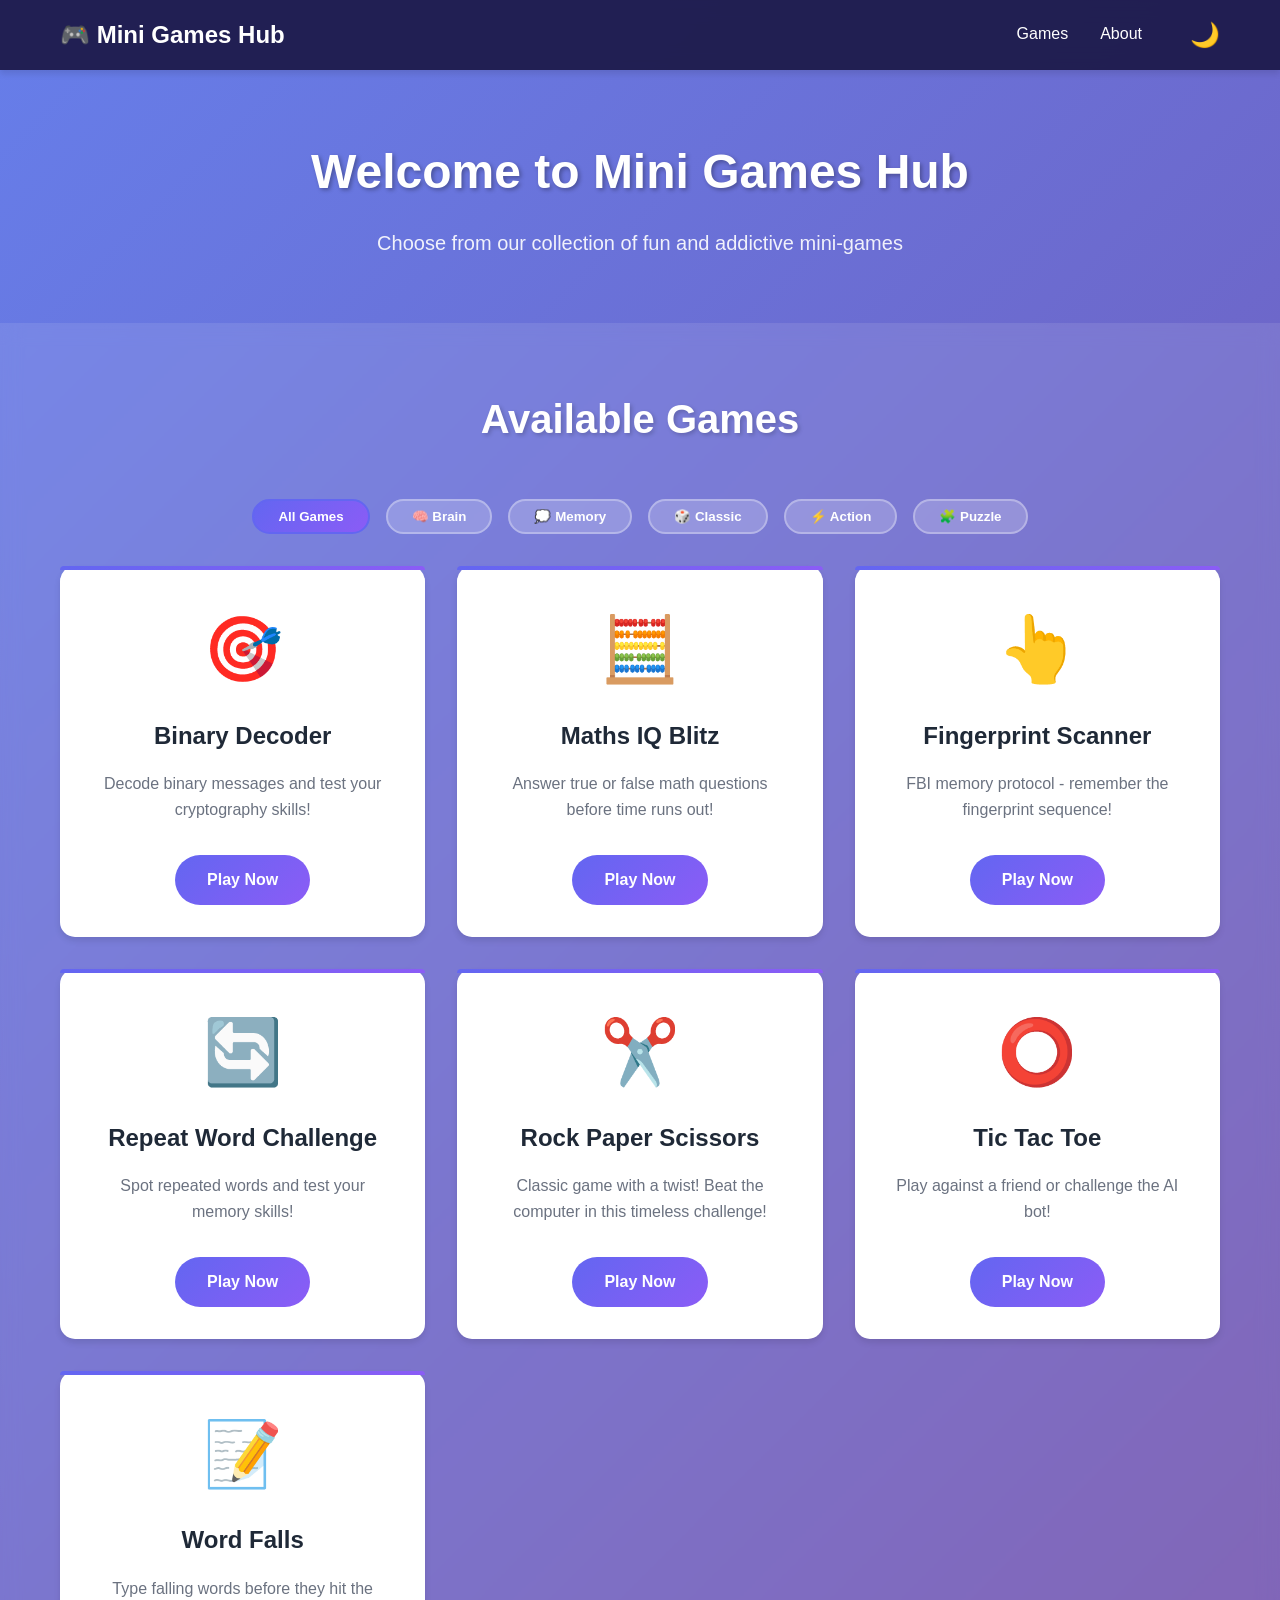
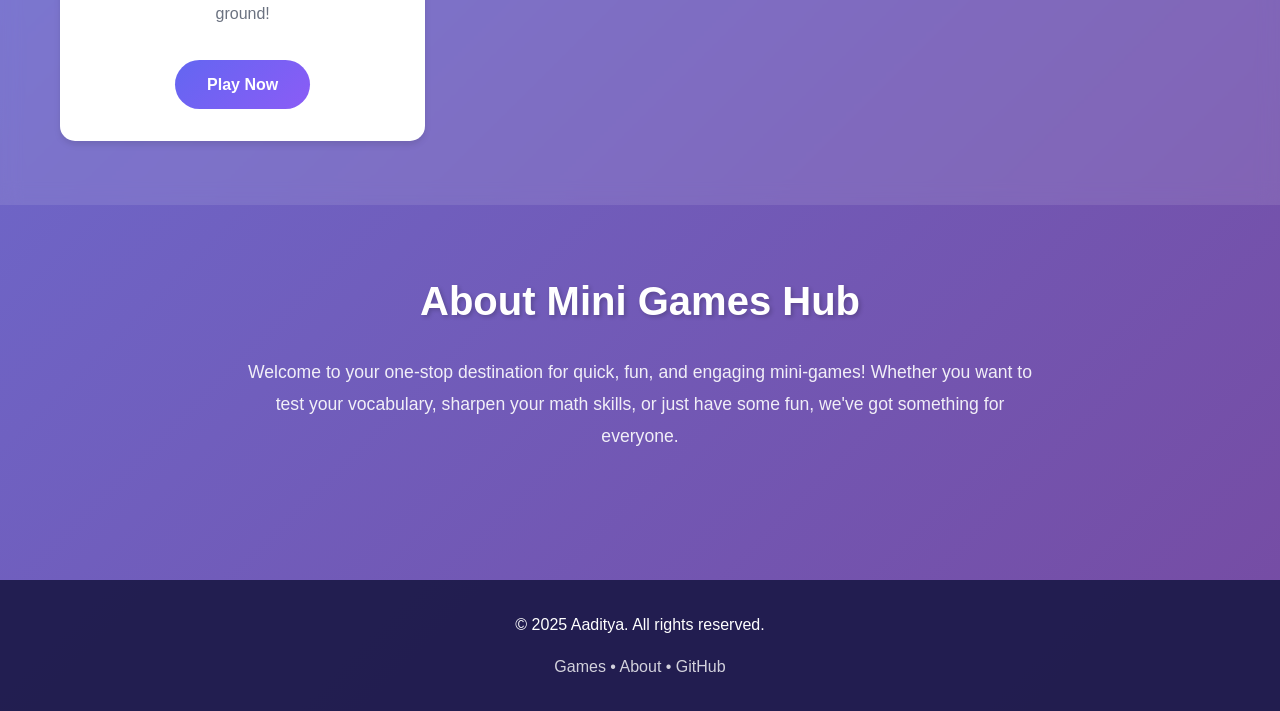
<file: index.html>
<!DOCTYPE html>
<html lang="en">
  <head>
    <meta charset="UTF-8" />
    <meta name="viewport" content="width=device-width, initial-scale=1.0" />
    <meta
      name="description"
      content="Play fun and addictive mini-games online. Test your skills with puzzles, memory games, and classic challenges!"
    />
    <meta
      name="keywords"
      content="mini games, online games, puzzle games, brain games, free games"
    />
    <title>Mini Games Hub - Play Fun Games Online</title>
    <link rel="stylesheet" href="style.css" />
    <link
      rel="icon"
      href="data:image/svg+xml,<svg xmlns='http://www.w3.org/2000/svg' viewBox='0 0 100 100'><text y='.9em' font-size='90'>🎮</text></svg>"
    />
  </head>
  <body>
    <header>
      <nav class="navbar">
        <div class="container">
          <div class="logo">
            <h1>🎮 Mini Games Hub</h1>
          </div>
          <div class="nav-links">
            <a href="#games">Games</a>
            <a href="#about">About</a>
            <button
              class="theme-toggle"
              id="themeToggle"
              aria-label="Toggle theme"
            >
              🌙
            </button>
          </div>
        </div>
      </nav>
    </header>

    <main>
      <section class="hero">
        <div class="container">
          <h2>Welcome to Mini Games Hub</h2>
          <p>Choose from our collection of fun and addictive mini-games</p>
        </div>
      </section>

      <section id="games" class="games-section">
        <div class="container">
          <h2 class="section-title">Available Games</h2>

          <div class="filter-buttons">
            <button class="filter-btn active" data-filter="all">
              All Games
            </button>
            <button class="filter-btn" data-filter="brain">🧠 Brain</button>
            <button class="filter-btn" data-filter="memory">💭 Memory</button>
            <button class="filter-btn" data-filter="classic">🎲 Classic</button>
            <button class="filter-btn" data-filter="action">⚡ Action</button>
            <button class="filter-btn" data-filter="puzzle">🧩 Puzzle</button>
          </div>

          <div class="games-grid">
            <div class="game-card" data-category="puzzle">
              <div class="game-icon">🎯</div>
              <h3>Binary Decoder</h3>
              <p>Decode binary messages and test your cryptography skills!</p>
              <a href="guess the word/guess-the-word.html" class="play-btn"
                >Play Now</a
              >
            </div>

            <div class="game-card" data-category="brain">
              <div class="game-icon">🧮</div>
              <h3>Maths IQ Blitz</h3>
              <p>Answer true or false math questions before time runs out!</p>
              <a href="maths iq/maths-iq.html" class="play-btn">Play Now</a>
            </div>

            <div class="game-card" data-category="memory">
              <div class="game-icon">👆</div>
              <h3>Fingerprint Scanner</h3>
              <p>FBI memory protocol - remember the fingerprint sequence!</p>
              <a
                href="print Fingerprint/print-fingerprint.html"
                class="play-btn"
                >Play Now</a
              >
            </div>

            <div class="game-card" data-category="memory">
              <div class="game-icon">🔄</div>
              <h3>Repeat Word Challenge</h3>
              <p>Spot repeated words and test your memory skills!</p>
              <a href="seen unseen/seen-unseen.html" class="play-btn"
                >Play Now</a
              >
            </div>

            <div class="game-card" data-category="classic">
              <div class="game-icon">✂️</div>
              <h3>Rock Paper Scissors</h3>
              <p>
                Classic game with a twist! Beat the computer in this timeless
                challenge!
              </p>
              <a
                href="sissor paper rock/rock-paper-scissors.html"
                class="play-btn"
                >Play Now</a
              >
            </div>

            <div class="game-card" data-category="classic">
              <div class="game-icon">⭕</div>
              <h3>Tic Tac Toe</h3>
              <p>Play against a friend or challenge the AI bot!</p>
              <a href="tik tak/tic-tac-toe.html" class="play-btn">Play Now</a>
            </div>

            <div class="game-card" data-category="action">
              <div class="game-icon">📝</div>
              <h3>Word Falls</h3>
              <p>Type falling words before they hit the ground!</p>
              <a href="wordfalls/wordfalls.html" class="play-btn">Play Now</a>
            </div>
          </div>
        </div>
      </section>

      <section id="about" class="about-section">
        <div class="container">
          <h2>About Mini Games Hub</h2>
          <p>
            Welcome to your one-stop destination for quick, fun, and engaging
            mini-games! Whether you want to test your vocabulary, sharpen your
            math skills, or just have some fun, we've got something for
            everyone.
          </p>
        </div>
      </section>
    </main>

    <footer>
      <div class="container">
        <p>&copy; 2025 Aaditya. All rights reserved.</p>
        <p class="footer-links">
          <a href="#games">Games</a> • <a href="#about">About</a> •
          <a href="https://github.com" target="_blank" rel="noopener noreferrer"
            >GitHub</a
          >
        </p>
        <!-- <p class="footer-note">Made with ❤️ by Aaditya</p> -->
      </div>
    </footer>

    <button class="scroll-to-top" id="scrollToTop" aria-label="Scroll to top">
      ↑
    </button>

    <script src="script.js"></script>
  </body>
</html>
</file>
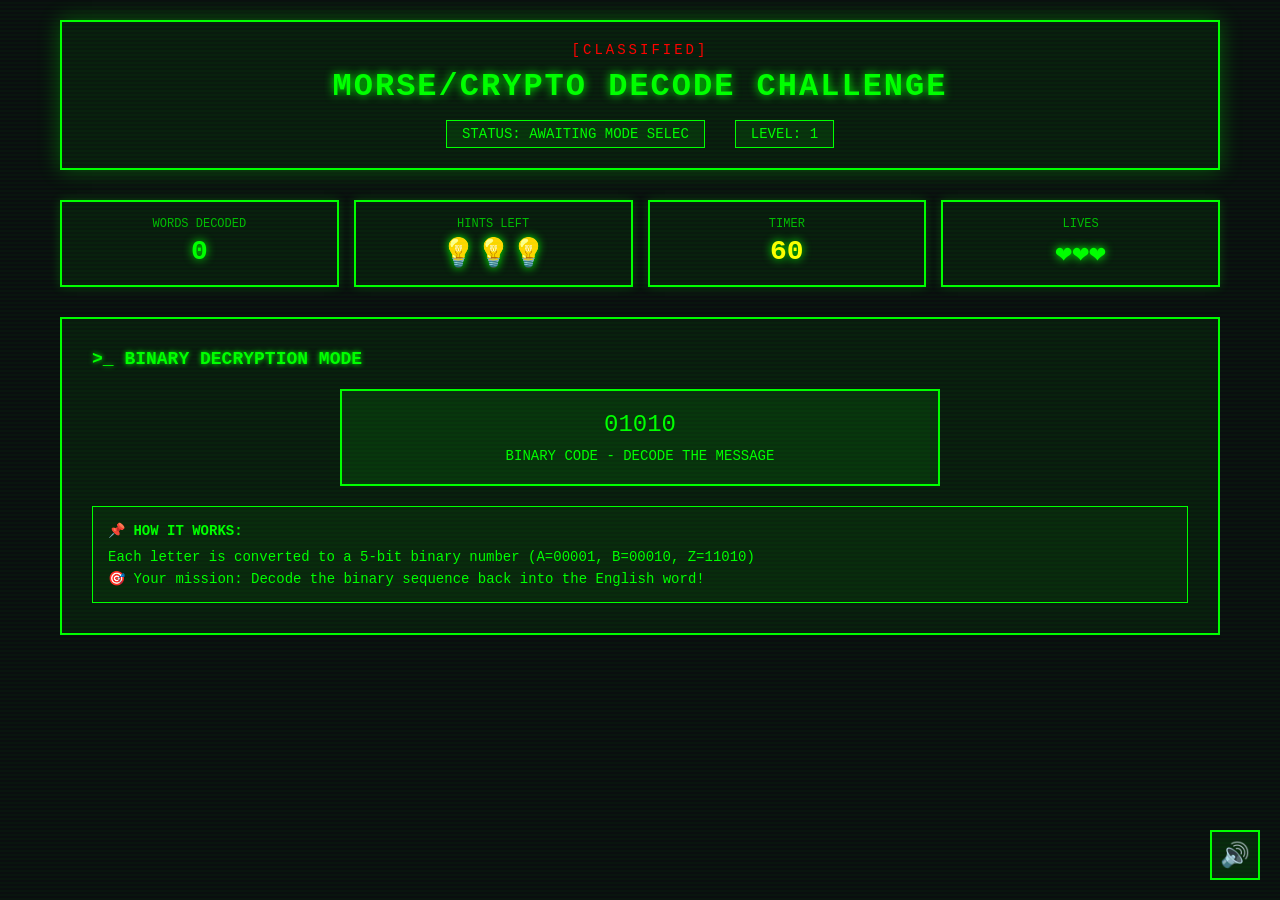
<file: guess the word/guess-the-word.html>
<!DOCTYPE html>
<html lang="en">
<head>
    <meta charset="UTF-8">
    <meta name="viewport" content="width=device-width, initial-scale=1.0">
    <title>MORSE/CRYPTO DECODE CHALLENGE</title>
    <link rel="stylesheet" href="style.css">
</head>
<body>
    <div class="scanline"></div>
    <div class="container">
        <!-- Header -->
        <header class="header">
            <div class="glitch" data-text="[CLASSIFIED]">[CLASSIFIED]</div>
            <h1 class="title">MORSE/CRYPTO DECODE CHALLENGE</h1>
            <div class="status-bar">
                <span class="status">STATUS: <span id="status">ACTIVE</span></span>
                <span class="level">LEVEL: <span id="level">1</span></span>
            </div>
        </header>

        <!-- Stats Panel -->
        <div class="stats-panel">
            <div class="stat-box">
                <div class="stat-label">WORDS DECODED</div>
                <div class="stat-value" id="score">0</div>
            </div>
            <div class="stat-box">
                <div class="stat-label">HINTS LEFT</div>
                <div class="stat-value" id="hintsLeft">💡💡💡</div>
            </div>
            <div class="stat-box">
                <div class="stat-label">TIMER</div>
                <div class="stat-value timer" id="timer">60</div>
            </div>
            <div class="stat-box">
                <div class="stat-label">LIVES</div>
                <div class="stat-value" id="lives">❤️❤️❤️</div>
            </div>
        </div>

        <!-- Mode Selector -->
        <div class="mode-selector" id="modeSelector">
            <h2 class="section-title">&gt;_ BINARY DECRYPTION MODE</h2>
            <div class="mode-buttons">
                <button class="mode-btn" data-mode="binary">
                    <span class="mode-icon">01010</span>
                    <span>BINARY CODE - DECODE THE MESSAGE</span>
                </button>
            </div>
            <div style="margin-top: 20px; padding: 15px; border: 1px solid #00ff00; background: rgba(0,255,0,0.05); font-size: 14px;">
                <div>📌 <strong>HOW IT WORKS:</strong></div>
                <div style="margin-top: 10px;">Each letter is converted to a 5-bit binary number (A=00001, B=00010, Z=11010)</div>
                <div style="margin-top: 5px;">🎯 Your mission: Decode the binary sequence back into the English word!</div>
            </div>
        </div>

        <!-- Game Area -->
        <div class="game-area" id="gameArea" style="display: none;">
            <!-- Encrypted Word Display -->
            <div class="encrypted-section">
                <div class="section-title">&gt;_ ENCRYPTED DATA</div>
                <div class="encrypted-word" id="encryptedWord"></div>
                <div class="mode-info" id="modeInfo">MODE: MORSE CODE</div>
            </div>

            <!-- Hint Section -->
            <div class="hint-section">
                <div class="hint-label">📡 DECODED LETTERS:</div>
                <div class="hint-text" id="hintText">_ _ _ _ _ _ _</div>
                <div class="hint-info" id="hintInfo">💡 You have 3 hints - Each reveals one letter!</div>
                <div class="hint-buttons">
                    <button class="hint-btn single" id="revealBtn">
                        <span>💡 REVEAL LETTER (3 remaining)</span>
                    </button>
                </div>
            </div>

            <!-- Decoder Reference (collapsible) -->
            <div class="decoder-reference">
                <button class="decoder-toggle" id="decoderToggle">
                    &gt; SHOW DECODER REFERENCE
                </button>
                <div class="decoder-content" id="decoderContent" style="display: none;"></div>
            </div>

            <!-- Input Area -->
            <div class="input-section">
                <input 
                    type="text" 
                    id="guessInput" 
                    class="guess-input" 
                    placeholder="TYPE DECODED WORD..."
                    autocomplete="off"
                    maxlength="20"
                >
                <button class="submit-btn" id="submitBtn">
                    <span>SUBMIT DECODE</span>
                </button>
            </div>

            <!-- Feedback -->
            <div class="feedback" id="feedback"></div>
        </div>

        <!-- Game Over Screen -->
        <div class="game-over" id="gameOver" style="display: none;">
            <div class="game-over-content">
                <h2 class="game-over-title" id="gameOverTitle">MISSION COMPLETE</h2>
                <div class="final-stats">
                    <div class="final-stat">
                        <span class="final-label">WORDS DECODED:</span>
                        <span class="final-value" id="finalScore">0</span>
                    </div>
                    <div class="final-stat">
                        <span class="final-label">TIME SURVIVED:</span>
                        <span class="final-value" id="timeSurvived">0s</span>
                    </div>
                    <div class="final-stat">
                        <span class="final-label">HINTS USED:</span>
                        <span class="final-value" id="hintsUsedTotal">0</span>
                    </div>
                    <div class="final-stat">
                        <span class="final-label">RANK:</span>
                        <span class="final-value" id="rank">NOVICE</span>
                    </div>
                </div>
                <button class="restart-btn" id="restartBtn">
                    <span>&gt;&gt; RESTART MISSION</span>
                </button>
            </div>
        </div>

        <!-- Sound Toggle -->
        <div class="sound-toggle" id="soundToggle">
            <span id="soundIcon">🔊</span>
        </div>
    </div>

    <script src="script.js"></script>
</body>
</html>
</file>
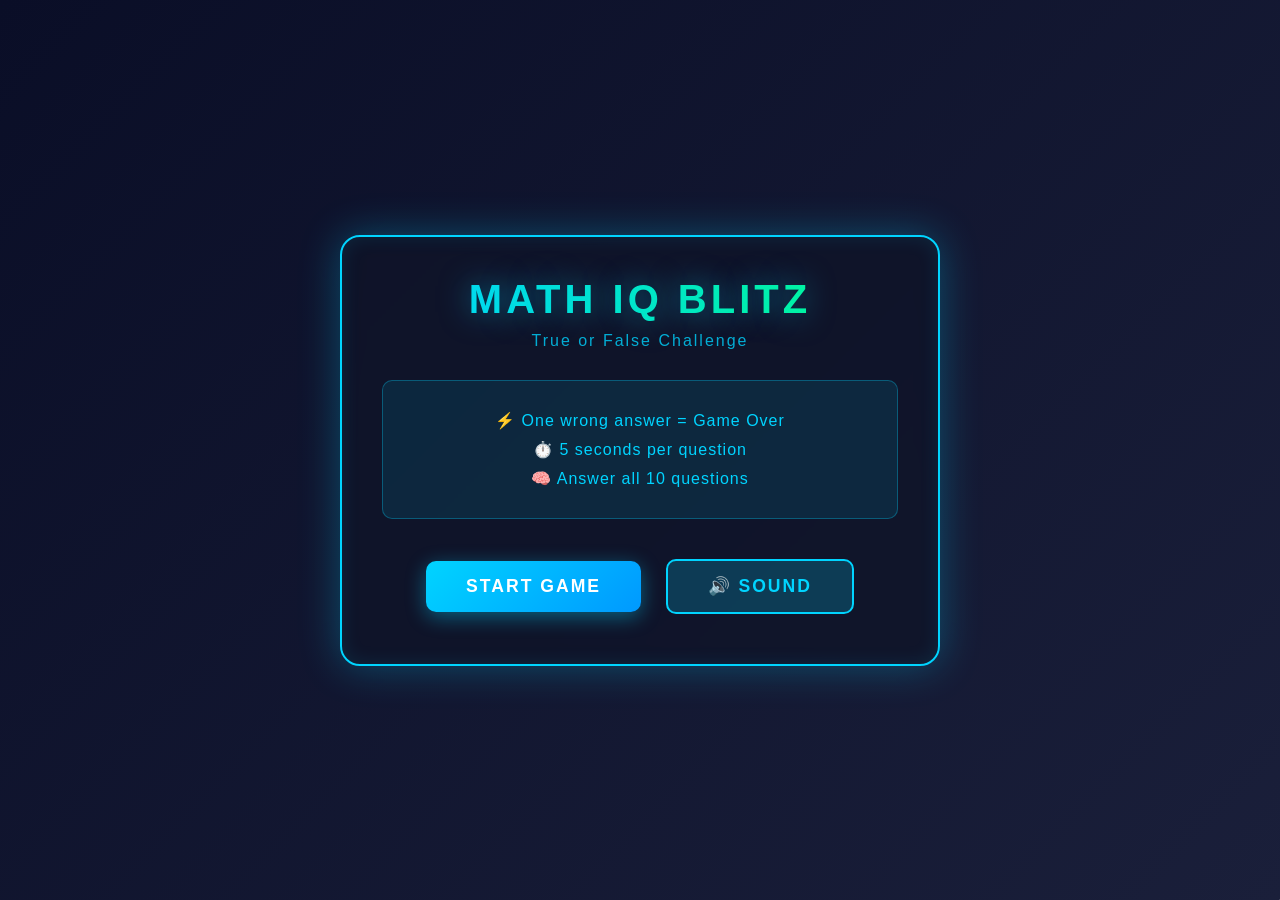
<file: maths iq/maths-iq.html>
<!DOCTYPE html>
<html lang="en">
  <head>
    <meta charset="UTF-8" />
    <meta name="viewport" content="width=device-width, initial-scale=1.0" />
    <title>Math IQ Blitz - True or False</title>
    <link rel="stylesheet" href="style.css" />
  </head>
  <body>
    <div class="stars"></div>
    <div class="container">
      <header>
        <h1 class="title">MATH IQ BLITZ</h1>
        <p class="subtitle">True or False Challenge</p>
      </header>

      <div id="menu" class="menu">
        <div class="game-rules">
          <p class="rule">⚡ One wrong answer = Game Over</p>
          <p class="rule">⏱️ 5 seconds per question</p>
          <p class="rule">🧠 Answer all 10 questions</p>
        </div>
        <button class="btn btn-primary" onclick="startGame()">
          START GAME
        </button>
        <button class="btn btn-secondary" onclick="toggleSound()">
          <span id="soundIcon">🔊</span> SOUND
        </button>
      </div>

      <div id="game" class="game hidden">
        <div class="game-header">
          <div class="info-box">
            <span class="label">QUESTION</span>
            <span class="value" id="questionNum">1/10</span>
          </div>
          <div class="info-box">
            <span class="label">TIME</span>
            <span class="value" id="timer">5</span>
          </div>
        </div>

        <div class="equation-container">
          <div class="equation" id="equation">7 × 8 = 56</div>
        </div>

        <div class="button-container">
          <button class="btn btn-false" onclick="answer(false)">
            <span class="btn-icon">✗</span>
            <span class="btn-text">FALSE</span>
          </button>
          <button class="btn btn-true" onclick="answer(true)">
            <span class="btn-icon">✓</span>
            <span class="btn-text">TRUE</span>
          </button>
        </div>

        <div class="progress-bar">
          <div class="progress-fill" id="progressBar"></div>
        </div>
      </div>

      <div id="gameOver" class="game-over hidden">
        <h2 class="game-over-title">GAME OVER</h2>
        <div class="final-stats">
          <div class="final-stat">
            <span class="final-label">Correct Answers</span>
            <span class="final-value" id="correctAnswers">0</span>
          </div>
        </div>
        <button class="btn btn-primary" onclick="restartGame()">
          PLAY AGAIN
        </button>
        <button class="btn btn-secondary" onclick="backToMenu()">MENU</button>
      </div>
    </div>

    <script src="script.js"></script>
  </body>
</html>
</file>
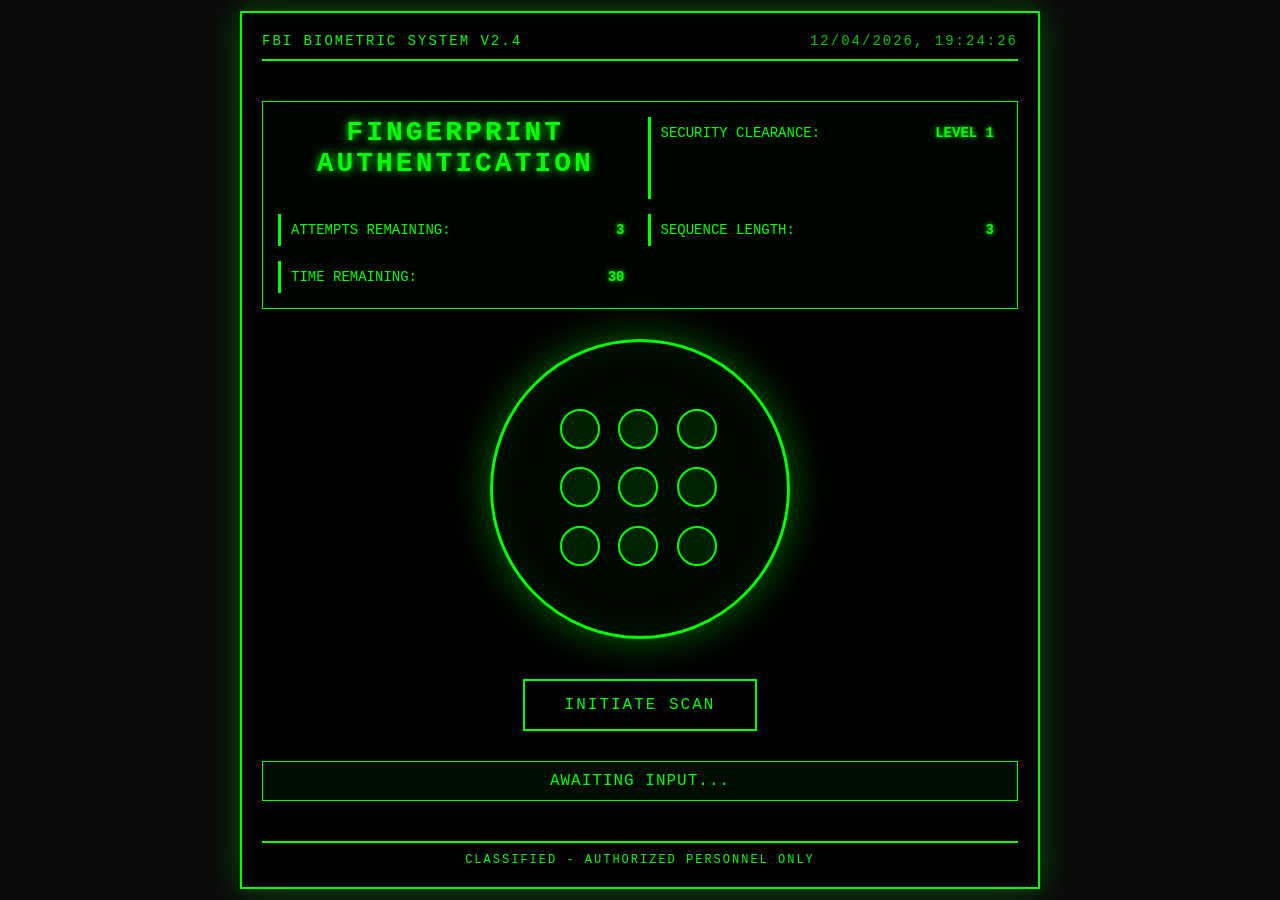
<file: print Fingerprint/print-fingerprint.html>
<!DOCTYPE html>
<html lang="en">
  <head>
    <meta charset="UTF-8" />
    <meta name="viewport" content="width=device-width, initial-scale=1.0" />
    <title>FBI Fingerprint Scanner - Memory Protocol</title>
    <link rel="stylesheet" href="style.css" />
  </head>
  <body>
    <div class="container">
      <div class="terminal-header">
        <div class="status-bar">
          <span class="status-text">FBI BIOMETRIC SYSTEM v2.4</span>
          <span class="timestamp" id="timestamp"></span>
        </div>
      </div>

      <div class="main-content">
        <div class="info-panel">
          <h1 class="title">FINGERPRINT AUTHENTICATION</h1>
          <div class="security-level">
            <span>SECURITY CLEARANCE:</span>
            <span class="level" id="level">LEVEL 1</span>
          </div>
          <div class="attempts">
            <span>ATTEMPTS REMAINING:</span>
            <span class="attempts-count" id="attempts">3</span>
          </div>
          <div class="sequence-info">
            <span>SEQUENCE LENGTH:</span>
            <span class="sequence-length" id="sequenceLength">3</span>
          </div>
          <div class="timer-info">
            <span>TIME REMAINING:</span>
            <span class="timer-count" id="timer">30</span>
          </div>
        </div>

        <div class="scanner-container">
          <div class="fingerprint" id="fingerprint">
            <div class="fp-node" data-node="0"></div>
            <div class="fp-node" data-node="1"></div>
            <div class="fp-node" data-node="2"></div>
            <div class="fp-node" data-node="3"></div>
            <div class="fp-node" data-node="4"></div>
            <div class="fp-node" data-node="5"></div>
            <div class="fp-node" data-node="6"></div>
            <div class="fp-node" data-node="7"></div>
            <div class="fp-node" data-node="8"></div>
          </div>
          <div class="scan-line" id="scanLine"></div>
        </div>

        <div class="control-panel">
          <button class="btn btn-start" id="startBtn">INITIATE SCAN</button>
          <div class="status-message" id="statusMessage">AWAITING INPUT...</div>
        </div>

        <div class="result-panel" id="resultPanel">
          <div class="result-content">
            <div class="result-icon" id="resultIcon"></div>
            <div class="result-text" id="resultText"></div>
            <button class="btn btn-continue" id="continueBtn">CONTINUE</button>
          </div>
        </div>
      </div>

      <div class="terminal-footer">
        <div class="footer-text">CLASSIFIED - AUTHORIZED PERSONNEL ONLY</div>
      </div>
    </div>

    <audio id="beepSound" preload="auto">
      <source src="[data-uri]" type="audio/wav" />
    </audio>
    <audio id="successSound" preload="auto">
      <source src="[data-uri]" type="audio/wav" />
    </audio>
    <audio id="failSound" preload="auto">
      <source src="[data-uri]" type="audio/wav" />
    </audio>

    <script src="script.js"></script>
  </body>
</html>
</file>
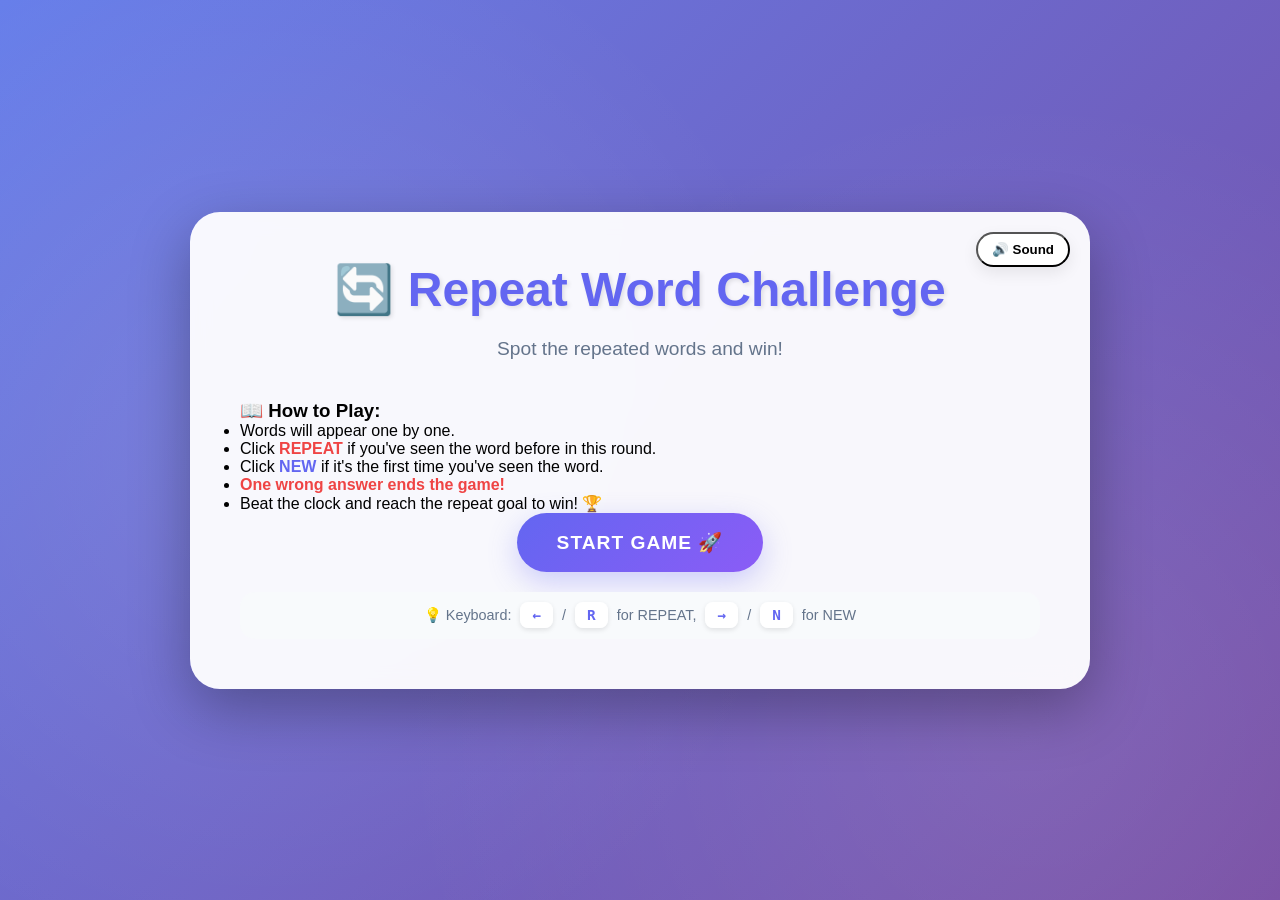
<file: seen unseen/seen-unseen.html>
<!DOCTYPE html>
<html lang="en">
<head>
  <meta charset="UTF-8" />
  <meta name="viewport" content="width=device-width, initial-scale=1.0"/>
  <title>Word Memory Challenge 🧠</title>
  <link rel="stylesheet" href="styles.css" />
</head>
<body>
  <div class="container">
    <div id="startScreen" class="screen active">
      <div class="top-actions">
        <button id="muteToggle" class="chip" aria-pressed="false">🔊 Sound</button>
      </div>
      <h1>🔄 Repeat Word Challenge</h1>
      <p class="subtitle">Spot the repeated words and win!</p>

      <div class="instructions">
        <h3>📖 How to Play:</h3>
        <ul>
          <li>Words will appear one by one.</li>
          <li>Click <strong style="color: var(--danger);">REPEAT</strong> if you've seen the word before in this round.</li>
          <li>Click <strong style="color: var(--primary);">NEW</strong> if it's the first time you've seen the word.</li>
          <li><strong style="color: var(--danger);">One wrong answer ends the game!</strong></li>
          <li>Beat the clock and reach the repeat goal to win! 🏆</li>
        </ul>
      </div>

      <button id="startBtn" class="btn">Start Game 🚀</button>
      <div class="keyboard-hint">
        💡 Keyboard: <kbd>←</kbd> / <kbd>R</kbd> for REPEAT, <kbd>→</kbd> / <kbd>N</kbd> for NEW
      </div>
    </div>

    <div id="gameScreen" class="screen">
      <div class="top-actions">
        <div class="chip" id="pauseBtn" aria-pressed="false">⏸️ Pause</div>
        <div class="chip" id="resumeBtn" style="display:none">▶️ Resume</div>
      </div>

      <div class="stats">
        <div class="stat-card">
          <div class="stat-label">⏱️ Time</div>
          <div class="stat-value" id="timer">25.0s</div>
        </div>
        <div class="stat-card">
          <div class="stat-label">Words</div>
          <div class="stat-value" id="wordCount">0/20</div>
        </div>
        <div class="stat-card">
          <div class="stat-label">Repeats Found</div>
          <div class="stat-value" id="repeatsFound">0/10</div>
        </div>
      </div>

      <div id="wordDisplay" class="word-display">READY</div>

      <div class="answer-buttons">
        <button id="repeatBtn" class="answer-btn repeat-btn">REPEAT</button>
        <button id="newBtn" class="answer-btn new-btn">NEW</button>
      </div>

      <div class="keyboard-hint">
        Press <kbd>←</kbd> / <kbd>R</kbd> for REPEAT | <kbd>→</kbd> / <kbd>N</kbd> for NEW
      </div>
    </div>

    <div id="resultScreen" class="screen">
      <div class="result-content" style="text-align:center">
        <div class="result-icon" id="resultIcon" style="font-size:6rem">🏆</div>
        <h2 class="result-title" id="resultTitle" style="color:var(--primary);font-weight:800;margin:10px 0 20px">Excellent!</h2>
        <p class="result-message" id="resultMessage" style="font-size:1.1rem;color:#64748b;margin-bottom:30px"></p>

        <div class="result-stats" style="display:grid;grid-template-columns:repeat(auto-fit,minmax(180px,1fr));gap:18px;margin:20px 0">
          <div class="stat-card">
            <div class="stat-label">✅ Correct</div>
            <div class="stat-value" id="correctAnswers" style="color:var(--success)">0</div>
          </div>
          <div class="stat-card">
            <div class="stat-label">❌ Wrong</div>
            <div class="stat-value" id="wrongAnswers" style="color:var(--danger)">0</div>
          </div>
        </div>

        <button id="restartBtn" class="btn">Play Again 🎮</button>
      </div>
    </div>
  </div>

  <div id="feedback" class="feedback"></div>
  <div id="countdown" class="countdown-overlay">
    <div class="countdown-number" id="countNum">3</div>
  </div>
  <div id="confetti" class="confetti" aria-hidden="true"></div>

  <script src="script.js"></script>
</body>
</html>
</file>
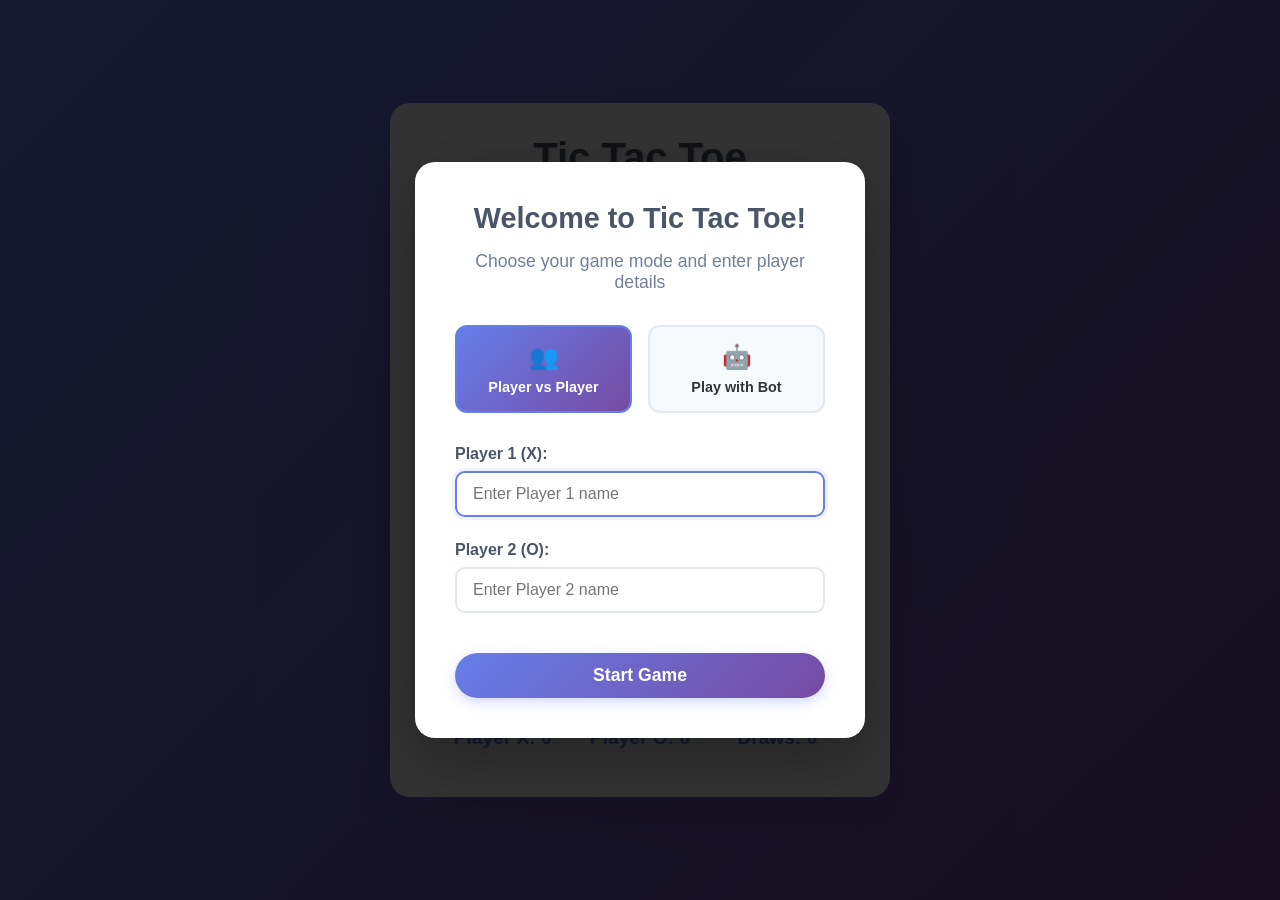
<file: tik tak/tic-tac-toe.html>
<!DOCTYPE html>
<html lang="en">
<head>
    <meta charset="UTF-8">
    <meta name="viewport" content="width=device-width, initial-scale=1.0">
    <title>Tic Tac Toe</title>
    <link rel="stylesheet" href="tiktac.css">
</head>
<body>
    <div class="modal-overlay hidden" id="name-modal">
        <div class="modal">
            <h2>Welcome to Tic Tac Toe!</h2>
            <p>Choose your game mode and enter player details</p>
            <form id="name-form">
                <div class="game-mode-selection">
                    <div class="mode-option">
                        <input type="radio" id="pvp-mode" name="gameMode" value="pvp" checked>
                        <label for="pvp-mode" class="mode-label">
                            <span class="mode-icon">👥</span>
                            <span class="mode-title">Player vs Player</span>
                        </label>
                    </div>
                    <div class="mode-option">
                        <input type="radio" id="bot-mode" name="gameMode" value="bot">
                        <label for="bot-mode" class="mode-label">
                            <span class="mode-icon">🤖</span>
                            <span class="mode-title">Play with Bot</span>
                        </label>
                    </div>
                </div>

                <div id="player-inputs">
                    <div class="input-group">
                        <label for="player1-name">Player 1 (X):</label>
                        <input type="text" id="player1-name" placeholder="Enter Player 1 name" maxlength="15" required>
                    </div>
                    <div class="input-group" id="player2-group">
                        <label for="player2-name">Player 2 (O):</label>
                        <input type="text" id="player2-name" placeholder="Enter Player 2 name" maxlength="15" required>
                    </div>
                    <div class="input-group hidden" id="bot-difficulty-group">
                        <label for="bot-difficulty">Bot Difficulty:</label>
                        <select id="bot-difficulty" class="difficulty-select">
                            <option value="easy">Easy 😊</option>
                            <option value="medium" selected>Medium 😐</option>
                            <option value="hard">Hard 😈</option>
                        </select>
                    </div>
                </div>

                <button type="submit" class="btn btn-start">Start Game</button>
            </form>
        </div>
    </div>

    <div class="container">
        <h1>Tic Tac Toe</h1>
        <div class="game-info">
            <div class="player-turn">
                <span id="current-player">Player X's Turn</span>
            </div>
            <div class="game-status">
                <span id="game-status"></span>
            </div>
        </div>

        <div class="game-board" id="game-board">
            <div class="cell" data-index="0"></div>
            <div class="cell" data-index="1"></div>
            <div class="cell" data-index="2"></div>
            <div class="cell" data-index="3"></div>
            <div class="cell" data-index="4"></div>
            <div class="cell" data-index="5"></div>
            <div class="cell" data-index="6"></div>
            <div class="cell" data-index="7"></div>
            <div class="cell" data-index="8"></div>
        </div>

        <div class="controls">
            <button id="reset-btn" class="btn">Reset Game</button>
            <button id="change-names-btn" class="btn btn-secondary">Change Names</button>
        </div>

        <div class="score-board">
            <div class="score">
                <span><span id="player1-display">Player X</span>: <span id="score-x">0</span></span>
            </div>
            <div class="score">
                <span><span id="player2-display">Player O</span>: <span id="score-o">0</span></span>
            </div>
            <div class="score">
                <span>Draws: <span id="score-draw">0</span></span>
            </div>
        </div>
    </div>

    <div class="modal-overlay hidden" id="winner-modal">
        <div class="modal">
            <h2 id="winner-modal-title">Game Over!</h2>
            <p id="winner-message"></p>
            <button id="play-again-btn" class="btn">Play Again</button>
        </div>
    </div>

    <script src="tiktac.js"></script>
</body>
</html>
</file>
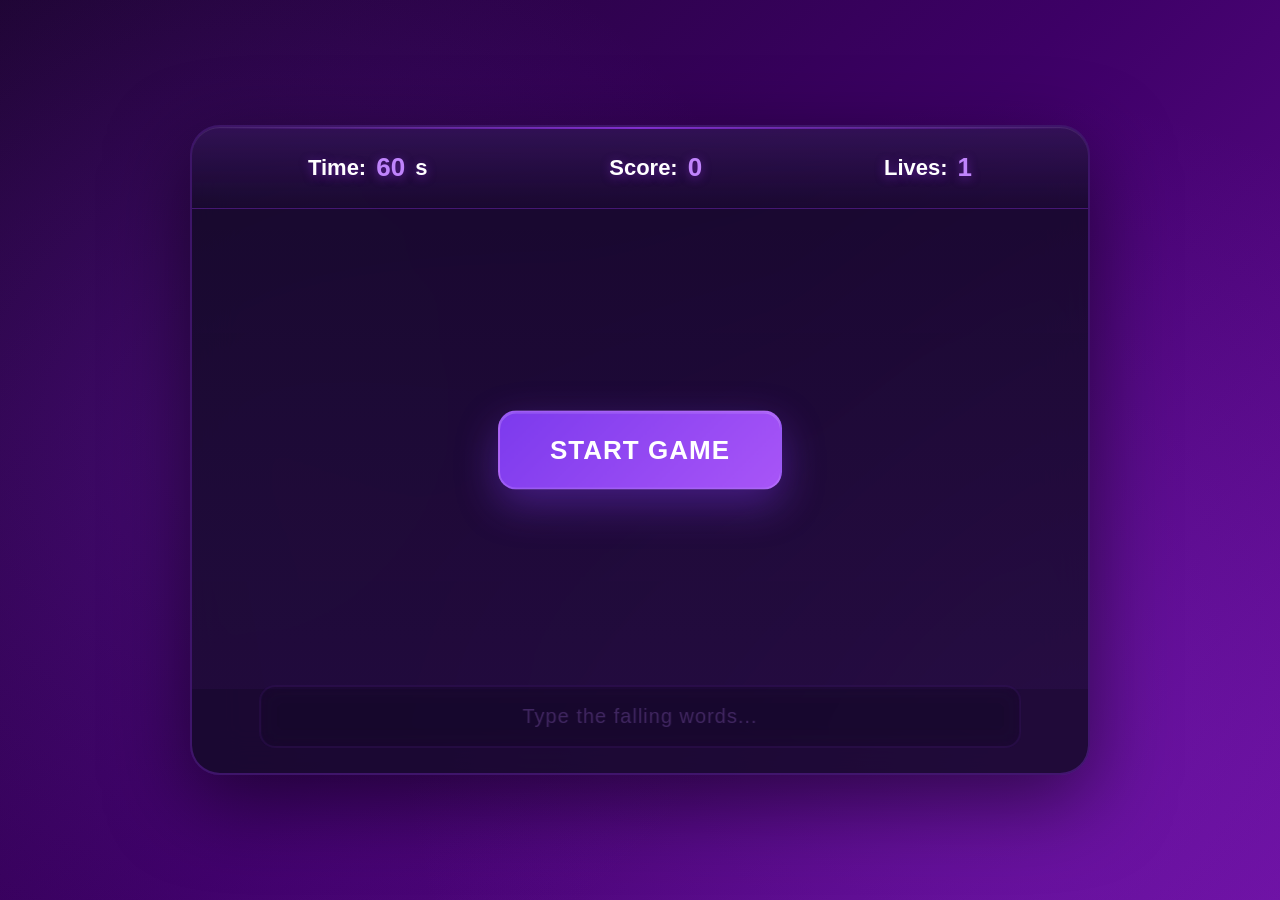
<file: wordfalls/wordfalls.html>
<!DOCTYPE html>
<html lang="en">
  <head>
    <meta charset="UTF-8" />
    <meta name="viewport" content="width=device-width, initial-scale=1.0" />
    <title>Falling Words Game</title>
    <link rel="stylesheet" href="style.css" />
  </head>
  <body>
    <div class="game-container">
      <div class="header">
        <div class="timer">Time: <span id="time">60</span>s</div>
        <div class="score">Score: <span id="score">0</span></div>
        <div class="lives">Lives: <span id="lives">1</span></div>
      </div>

      <div id="game-area"></div>

      <div class="input-container">
        <input type="text" id="word-input" placeholder="Type the falling words..." autocomplete="off" disabled />
      </div>

      <div id="game-over" class="hidden">
        <div class="game-over-content">
          <div class="result-icon" id="result-icon">🏆</div>
          <h2 id="result-message"></h2>
          <div class="score-display">
            <span class="score-label">Final Score</span>
            <span class="score-value" id="final-score"></span>
          </div>
          <button id="restart-btn">Play Again</button>
        </div>
      </div>

      <button id="start-btn">Start Game</button>
    </div>

    <script src="game.js"></script>
  </body>
</html>
</file>
<file: style.css>
* {
  margin: 0;
  padding: 0;
  box-sizing: border-box;
}

:root {
  --primary-color: #6366f1;
  --secondary-color: #8b5cf6;
  --dark-bg: #1e1b4b;
  --card-bg: #ffffff;
  --text-dark: #1f2937;
  --text-light: #6b7280;
  --hover-color: #4f46e5;
  --shadow: 0 4px 6px rgba(0, 0, 0, 0.1);
  --shadow-lg: 0 10px 25px rgba(0, 0, 0, 0.15);
}

body {
  font-family: "Segoe UI", Tahoma, Geneva, Verdana, sans-serif;
  line-height: 1.6;
  color: var(--text-dark);
  background: linear-gradient(135deg, #667eea 0%, #764ba2 100%);
  min-height: 100vh;
}

.container {
  max-width: 1200px;
  margin: 0 auto;
  padding: 0 20px;
}

/* Header & Navigation */
header {
  background: rgba(30, 27, 75, 0.95);
  backdrop-filter: blur(10px);
  position: sticky;
  top: 0;
  z-index: 1000;
  box-shadow: var(--shadow);
}

.navbar {
  padding: 1rem 0;
}

.navbar .container {
  display: flex;
  justify-content: space-between;
  align-items: center;
}

.logo h1 {
  color: white;
  font-size: 1.5rem;
  font-weight: 700;
}

.nav-links {
  display: flex;
  gap: 2rem;
}

.nav-links a {
  color: white;
  text-decoration: none;
  font-weight: 500;
  transition: color 0.3s;
}

.nav-links a:hover {
  color: var(--primary-color);
}

/* Hero Section */
.hero {
  text-align: center;
  padding: 4rem 0;
  color: white;
}

.hero h2 {
  font-size: 3rem;
  margin-bottom: 1rem;
  text-shadow: 2px 2px 4px rgba(0, 0, 0, 0.3);
}

.hero p {
  font-size: 1.25rem;
  opacity: 0.9;
}

/* Games Section */
.games-section {
  padding: 4rem 0;
  background: rgba(255, 255, 255, 0.1);
  backdrop-filter: blur(10px);
}

.section-title {
  text-align: center;
  font-size: 2.5rem;
  margin-bottom: 3rem;
  color: white;
  text-shadow: 2px 2px 4px rgba(0, 0, 0, 0.2);
}

.games-grid {
  display: grid;
  grid-template-columns: repeat(auto-fit, minmax(280px, 1fr));
  gap: 2rem;
}

.game-card {
  background: var(--card-bg);
  border-radius: 15px;
  padding: 2rem;
  text-align: center;
  transition: transform 0.3s, box-shadow 0.3s;
  box-shadow: var(--shadow);
}

.game-card:hover {
  transform: translateY(-10px);
  box-shadow: var(--shadow-lg);
}

.game-icon {
  font-size: 4rem;
  margin-bottom: 1rem;
}

.game-card h3 {
  font-size: 1.5rem;
  margin-bottom: 1rem;
  color: var(--text-dark);
}

.game-card p {
  color: var(--text-light);
  margin-bottom: 1.5rem;
  min-height: 60px;
}

.play-btn {
  display: inline-block;
  background: linear-gradient(
    135deg,
    var(--primary-color),
    var(--secondary-color)
  );
  color: white;
  padding: 0.75rem 2rem;
  border-radius: 25px;
  text-decoration: none;
  font-weight: 600;
  transition: transform 0.3s, box-shadow 0.3s;
}

.play-btn:hover {
  transform: scale(1.05);
  box-shadow: 0 5px 15px rgba(99, 102, 241, 0.4);
}

/* About Section */
.about-section {
  padding: 4rem 0;
  text-align: center;
  color: white;
}

.about-section h2 {
  font-size: 2.5rem;
  margin-bottom: 1.5rem;
  text-shadow: 2px 2px 4px rgba(0, 0, 0, 0.2);
}

.about-section p {
  font-size: 1.1rem;
  max-width: 800px;
  margin: 0 auto;
  line-height: 1.8;
  opacity: 0.9;
}

/* Footer */
footer {
  background: rgba(30, 27, 75, 0.95);
  color: white;
  text-align: center;
  padding: 2rem 0;
  margin-top: 4rem;
}

/* Responsive Design */
@media (max-width: 768px) {
  .hero h2 {
    font-size: 2rem;
  }

  .hero p {
    font-size: 1rem;
  }

  .section-title {
    font-size: 2rem;
  }

  .nav-links {
    gap: 1rem;
  }

  .logo h1 {
    font-size: 1.2rem;
  }

  .games-grid {
    grid-template-columns: 1fr;
    gap: 1.5rem;
  }

  .game-card {
    padding: 1.5rem;
  }

  .about-section h2 {
    font-size: 2rem;
  }

  .about-section p {
    font-size: 1rem;
  }
}

@media (max-width: 480px) {
  .navbar .container {
    flex-direction: column;
    gap: 1rem;
  }

  .hero {
    padding: 2rem 0;
  }

  .hero h2 {
    font-size: 1.5rem;
  }

  .games-section {
    padding: 2rem 0;
  }

  .game-icon {
    font-size: 3rem;
  }

  .game-card h3 {
    font-size: 1.25rem;
  }
}

/* Footer Links */
.footer-links {
  margin-top: 1rem;
  opacity: 0.8;
}

.footer-links a {
  color: white;
  text-decoration: none;
  transition: color 0.3s;
}

.footer-links a:hover {
  color: var(--primary-color);
}

.footer-note {
  margin-top: 0.5rem;
  opacity: 0.7;
  font-size: 0.9rem;
}

/* Filter Buttons */
.filter-buttons {
  display: flex;
  justify-content: center;
  gap: 1rem;
  margin-bottom: 2rem;
  flex-wrap: wrap;
}

.filter-btn {
  background: rgba(255, 255, 255, 0.2);
  color: white;
  border: 2px solid rgba(255, 255, 255, 0.3);
  padding: 0.5rem 1.5rem;
  border-radius: 25px;
  cursor: pointer;
  font-weight: 600;
  transition: all 0.3s;
}

.filter-btn:hover {
  background: rgba(255, 255, 255, 0.3);
  transform: translateY(-2px);
}

.filter-btn.active {
  background: linear-gradient(
    135deg,
    var(--primary-color),
    var(--secondary-color)
  );
  border-color: var(--primary-color);
}

/* Theme Toggle */
.theme-toggle {
  background: none;
  border: none;
  font-size: 1.5rem;
  cursor: pointer;
  transition: transform 0.3s;
  margin-left: 1rem;
}

.theme-toggle:hover {
  transform: scale(1.2);
}

/* Scroll to Top Button */
.scroll-to-top {
  position: fixed;
  bottom: 2rem;
  right: 2rem;
  background: linear-gradient(
    135deg,
    var(--primary-color),
    var(--secondary-color)
  );
  color: white;
  border: none;
  width: 50px;
  height: 50px;
  border-radius: 50%;
  font-size: 1.5rem;
  cursor: pointer;
  opacity: 0;
  visibility: hidden;
  transition: all 0.3s;
  box-shadow: var(--shadow-lg);
  z-index: 999;
}

.scroll-to-top.visible {
  opacity: 1;
  visibility: visible;
}

.scroll-to-top:hover {
  transform: translateY(-5px);
}

/* Dark Theme */
body.dark-theme {
  background: linear-gradient(135deg, #1a1a2e 0%, #16213e 100%);
}

body.dark-theme .game-card {
  background: #2d2d44;
  color: white;
}

body.dark-theme .game-card h3 {
  color: white;
}

body.dark-theme .game-card p {
  color: #b8b8d1;
}

/* Game Card Categories */
.game-card[data-category] {
  position: relative;
}

.game-card[data-category]::before {
  content: "";
  position: absolute;
  top: 0;
  left: 0;
  right: 0;
  height: 4px;
  background: linear-gradient(
    135deg,
    var(--primary-color),
    var(--secondary-color)
  );
  border-radius: 15px 15px 0 0;
}

.game-card.hidden {
  display: none;
}
</file>
<file: guess the word/style.css>
* {
    margin: 0;
    padding: 0;
    box-sizing: border-box;
}

body {
    font-family: 'Courier New', monospace;
    background: #0a0e0f;
    color: #00ff00;
    min-height: 100vh;
    overflow-x: hidden;
    position: relative;
    user-select: none;
    -webkit-user-select: none;
    -moz-user-select: none;
    -ms-user-select: none;
}

/* Scanline Effect */
.scanline {
    position: fixed;
    top: 0;
    left: 0;
    width: 100%;
    height: 100%;
    background: linear-gradient(
        to bottom,
        transparent 50%,
        rgba(0, 255, 0, 0.03) 50%
    );
    background-size: 100% 4px;
    pointer-events: none;
    z-index: 9999;
    animation: scanline 8s linear infinite;
}

@keyframes scanline {
    0% { transform: translateY(0); }
    100% { transform: translateY(100%); }
}

.container {
    max-width: 1200px;
    margin: 0 auto;
    padding: 20px;
    position: relative;
}

/* Header */
.header {
    text-align: center;
    margin-bottom: 30px;
    border: 2px solid #00ff00;
    padding: 20px;
    background: rgba(0, 255, 0, 0.05);
    box-shadow: 0 0 20px rgba(0, 255, 0, 0.3);
}

.glitch {
    font-size: 14px;
    letter-spacing: 3px;
    animation: glitch 2s infinite;
    color: #ff0000;
}

@keyframes glitch {
    0%, 100% { transform: translate(0); }
    20% { transform: translate(-2px, 2px); }
    40% { transform: translate(-2px, -2px); }
    60% { transform: translate(2px, 2px); }
    80% { transform: translate(2px, -2px); }
}

.title {
    font-size: 32px;
    margin: 10px 0;
    text-shadow: 0 0 10px #00ff00;
    letter-spacing: 2px;
}

.status-bar {
    display: flex;
    justify-content: center;
    gap: 30px;
    margin-top: 15px;
    font-size: 14px;
}

.status, .level {
    padding: 5px 15px;
    border: 1px solid #00ff00;
    background: rgba(0, 255, 0, 0.1);
}

/* Stats Panel */
.stats-panel {
    display: grid;
    grid-template-columns: repeat(auto-fit, minmax(140px, 1fr));
    gap: 15px;
    margin-bottom: 30px;
}

.stat-box {
    border: 2px solid #00ff00;
    padding: 15px;
    text-align: center;
    background: rgba(0, 255, 0, 0.05);
    box-shadow: 0 0 10px rgba(0, 255, 0, 0.2);
}

.stat-label {
    font-size: 12px;
    opacity: 0.7;
    margin-bottom: 5px;
}

.stat-value {
    font-size: 28px;
    font-weight: bold;
    text-shadow: 0 0 10px #00ff00;
}

.timer {
    color: #ffff00;
    animation: pulse 1s infinite;
}

.timer.warning {
    color: #ff0000;
    animation: pulse 0.5s infinite;
}

.hint-cooldown {
    color: #ffff00;
}

@keyframes pulse {
    0%, 100% { opacity: 1; }
    50% { opacity: 0.5; }
}

/* Mode Selector */
.mode-selector {
    border: 2px solid #00ff00;
    padding: 30px;
    background: rgba(0, 255, 0, 0.05);
    margin-bottom: 30px;
}

.section-title {
    font-size: 18px;
    margin-bottom: 20px;
    color: #00ff00;
    text-shadow: 0 0 5px #00ff00;
}

.mode-buttons {
    display: grid;
    grid-template-columns: 1fr;
    gap: 15px;
    max-width: 600px;
    margin: 0 auto;
}

.mode-btn {
    padding: 20px;
    background: rgba(0, 255, 0, 0.1);
    border: 2px solid #00ff00;
    color: #00ff00;
    font-family: 'Courier New', monospace;
    font-size: 14px;
    cursor: pointer;
    transition: all 0.3s;
    display: flex;
    flex-direction: column;
    gap: 10px;
    align-items: center;
}

.mode-btn:hover {
    background: rgba(0, 255, 0, 0.2);
    box-shadow: 0 0 20px rgba(0, 255, 0, 0.5);
    transform: scale(1.05);
}

.mode-icon {
    font-size: 24px;
    display: block;
}

/* Game Area */
.game-area {
    animation: fadeIn 0.5s;
}

@keyframes fadeIn {
    from { opacity: 0; transform: translateY(20px); }
    to { opacity: 1; transform: translateY(0); }
}

.encrypted-section {
    border: 2px solid #00ff00;
    padding: 30px;
    background: rgba(0, 255, 0, 0.05);
    margin-bottom: 20px;
    text-align: center;
}

.encrypted-word {
    font-size: 32px;
    letter-spacing: 8px;
    margin: 20px 0;
    min-height: 60px;
    display: flex;
    align-items: center;
    justify-content: center;
    text-shadow: 0 0 10px #00ff00;
    animation: flicker 3s infinite;
    user-select: none;
    -webkit-user-select: none;
    -moz-user-select: none;
    -ms-user-select: none;
    pointer-events: none;
}

@keyframes flicker {
    0%, 100% { opacity: 1; }
    50% { opacity: 0.8; }
}

.mode-info {
    font-size: 12px;
    opacity: 0.7;
    margin-top: 10px;
}

/* Hint Section */
.hint-section {
    border: 2px solid #00ff00;
    padding: 20px;
    background: rgba(0, 255, 0, 0.05);
    margin-bottom: 20px;
}

.hint-label {
    font-size: 14px;
    margin-bottom: 10px;
}

.hint-text {
    font-size: 18px;
    margin-bottom: 10px;
    min-height: 30px;
}

.hint-info {
    font-size: 12px;
    margin-bottom: 15px;
    opacity: 0.8;
    color: #00ff00;
}

.hint-buttons {
    display: flex;
    justify-content: center;
    gap: 10px;
}

.hint-btn {
    padding: 15px 30px;
    background: rgba(255, 165, 0, 0.2);
    border: 2px solid #ffa500;
    color: #ffa500;
    font-family: 'Courier New', monospace;
    font-size: 14px;
    cursor: pointer;
    transition: all 0.3s;
}

.hint-btn.single {
    min-width: 300px;
}

.hint-btn:hover:not(:disabled) {
    background: rgba(255, 165, 0, 0.3);
    box-shadow: 0 0 15px rgba(255, 165, 0, 0.5);
    transform: scale(1.02);
}

.hint-btn:disabled {
    opacity: 0.5;
    cursor: not-allowed;
    background: rgba(100, 100, 100, 0.2);
    border-color: #666;
    color: #666;
}

/* Decoder Reference */
.decoder-reference {
    border: 2px solid #00ff00;
    padding: 15px;
    background: rgba(0, 255, 0, 0.05);
    margin-bottom: 20px;
}

.decoder-toggle {
    width: 100%;
    padding: 10px;
    background: transparent;
    border: none;
    color: #00ff00;
    font-family: 'Courier New', monospace;
    font-size: 14px;
    cursor: pointer;
    text-align: left;
    transition: all 0.3s;
}

.decoder-toggle:hover {
    background: rgba(0, 255, 0, 0.1);
}

.decoder-content {
    margin-top: 15px;
    font-size: 12px;
    line-height: 1.8;
    max-height: 300px;
    overflow-y: auto;
    user-select: none;
    -webkit-user-select: none;
    -moz-user-select: none;
    -ms-user-select: none;
}

.decoder-content::-webkit-scrollbar {
    width: 8px;
}

.decoder-content::-webkit-scrollbar-track {
    background: rgba(0, 255, 0, 0.1);
}

.decoder-content::-webkit-scrollbar-thumb {
    background: #00ff00;
}

/* Input Section */
.input-section {
    display: flex;
    gap: 15px;
    margin-bottom: 20px;
}

.guess-input {
    flex: 1;
    padding: 15px;
    background: rgba(0, 255, 0, 0.05);
    border: 2px solid #00ff00;
    color: #00ff00;
    font-family: 'Courier New', monospace;
    font-size: 18px;
    text-transform: uppercase;
}

.guess-input::placeholder {
    color: rgba(0, 255, 0, 0.5);
}

.guess-input:focus {
    outline: none;
    box-shadow: 0 0 20px rgba(0, 255, 0, 0.5);
}

.submit-btn {
    padding: 15px 40px;
    background: rgba(0, 255, 0, 0.2);
    border: 2px solid #00ff00;
    color: #00ff00;
    font-family: 'Courier New', monospace;
    font-size: 16px;
    cursor: pointer;
    transition: all 0.3s;
    font-weight: bold;
}

.submit-btn:hover {
    background: rgba(0, 255, 0, 0.3);
    box-shadow: 0 0 20px rgba(0, 255, 0, 0.5);
    transform: scale(1.05);
}

/* Feedback */
.feedback {
    padding: 15px;
    border: 2px solid transparent;
    text-align: center;
    font-size: 18px;
    min-height: 60px;
    animation: fadeIn 0.3s;
}

.feedback.correct {
    border-color: #00ff00;
    background: rgba(0, 255, 0, 0.2);
    color: #00ff00;
}

.feedback.incorrect {
    border-color: #ff0000;
    background: rgba(255, 0, 0, 0.2);
    color: #ff0000;
}

/* Game Over */
.game-over {
    position: fixed;
    top: 0;
    left: 0;
    width: 100%;
    height: 100%;
    background: rgba(0, 0, 0, 0.95);
    display: flex;
    align-items: center;
    justify-content: center;
    z-index: 1000;
    animation: fadeIn 0.5s;
}

.game-over-content {
    border: 3px solid #00ff00;
    padding: 50px;
    background: #0a0e0f;
    box-shadow: 0 0 50px rgba(0, 255, 0, 0.5);
    max-width: 600px;
    width: 90%;
}

.game-over-title {
    font-size: 28px;
    text-align: center;
    margin-bottom: 30px;
    text-shadow: 0 0 20px #00ff00;
    line-height: 1.4;
}

.final-stats {
    margin-bottom: 30px;
}

.final-stat {
    display: flex;
    justify-content: space-between;
    padding: 15px;
    border-bottom: 1px solid rgba(0, 255, 0, 0.3);
}

.final-label {
    opacity: 0.7;
}

.final-value {
    font-size: 24px;
    font-weight: bold;
    text-shadow: 0 0 10px #00ff00;
}

.restart-btn {
    width: 100%;
    padding: 20px;
    background: rgba(0, 255, 0, 0.2);
    border: 2px solid #00ff00;
    color: #00ff00;
    font-family: 'Courier New', monospace;
    font-size: 18px;
    cursor: pointer;
    transition: all 0.3s;
    font-weight: bold;
}

.restart-btn:hover {
    background: rgba(0, 255, 0, 0.3);
    box-shadow: 0 0 30px rgba(0, 255, 0, 0.7);
    transform: scale(1.05);
}

/* Sound Toggle */
.sound-toggle {
    position: fixed;
    bottom: 20px;
    right: 20px;
    width: 50px;
    height: 50px;
    border: 2px solid #00ff00;
    background: rgba(0, 255, 0, 0.1);
    display: flex;
    align-items: center;
    justify-content: center;
    cursor: pointer;
    transition: all 0.3s;
    font-size: 24px;
}

.sound-toggle:hover {
    background: rgba(0, 255, 0, 0.2);
    box-shadow: 0 0 15px rgba(0, 255, 0, 0.5);
}

/* Responsive */
@media (max-width: 768px) {
    .title {
        font-size: 24px;
    }
    
    .stats-panel {
        grid-template-columns: repeat(2, 1fr);
    }
    
    .mode-buttons {
        grid-template-columns: 1fr;
    }
    
    .input-section {
        flex-direction: column;
    }
    
    .encrypted-word {
        font-size: 20px;
        letter-spacing: 4px;
    }
}

/* Special Effects */
.shake {
    animation: shake 0.5s;
}

@keyframes shake {
    0%, 100% { transform: translateX(0); }
    25% { transform: translateX(-10px); }
    75% { transform: translateX(10px); }
}

.flash {
    animation: flash 0.5s;
}

@keyframes flash {
    0%, 100% { opacity: 1; }
    50% { opacity: 0.3; }
}
</file>
<file: maths iq/style.css>
* {
  margin: 0;
  padding: 0;
  box-sizing: border-box;
}

body {
  font-family: "Segoe UI", Tahoma, Geneva, Verdana, sans-serif;
  background: linear-gradient(135deg, #0a0e27 0%, #1a1f3a 100%);
  color: #fff;
  min-height: 100vh;
  display: flex;
  justify-content: center;
  align-items: center;
  overflow: hidden;
  position: relative;
}

.stars {
  position: fixed;
  top: 0;
  left: 0;
  width: 100%;
  height: 100%;
  pointer-events: none;
  background-image: radial-gradient(2px 2px at 20% 30%, white, transparent),
    radial-gradient(2px 2px at 60% 70%, white, transparent),
    radial-gradient(1px 1px at 50% 50%, white, transparent),
    radial-gradient(1px 1px at 80% 10%, white, transparent),
    radial-gradient(2px 2px at 90% 60%, white, transparent),
    radial-gradient(1px 1px at 33% 80%, white, transparent);
  background-size: 200% 200%;
  animation: twinkle 8s ease-in-out infinite;
  opacity: 0.6;
}

@keyframes twinkle {
  0%,
  100% {
    opacity: 0.6;
  }
  50% {
    opacity: 0.3;
  }
}

.container {
  background: rgba(15, 20, 40, 0.8);
  border: 2px solid #00d4ff;
  border-radius: 20px;
  padding: 40px;
  max-width: 600px;
  width: 90%;
  box-shadow: 0 0 40px rgba(0, 212, 255, 0.3),
    inset 0 0 20px rgba(0, 212, 255, 0.1);
  backdrop-filter: blur(10px);
}

header {
  text-align: center;
  margin-bottom: 30px;
}

.title {
  font-size: 2.5rem;
  font-weight: 900;
  letter-spacing: 4px;
  background: linear-gradient(90deg, #00d4ff, #00ff88);
  -webkit-background-clip: text;
  -webkit-text-fill-color: transparent;
  text-shadow: 0 0 30px rgba(0, 212, 255, 0.5);
  margin-bottom: 10px;
}

.subtitle {
  color: #00d4ff;
  font-size: 1rem;
  letter-spacing: 2px;
  opacity: 0.8;
}

.hidden {
  display: none !important;
}

/* Menu */
.menu {
  text-align: center;
}

.game-rules {
  margin-bottom: 30px;
  padding: 20px;
  background: rgba(0, 212, 255, 0.1);
  border-radius: 10px;
  border: 1px solid rgba(0, 212, 255, 0.3);
}

.rule {
  color: #00d4ff;
  font-size: 1rem;
  letter-spacing: 1px;
  margin: 10px 0;
  text-align: center;
}

/* Buttons */
.btn {
  padding: 15px 40px;
  font-size: 1.1rem;
  font-weight: bold;
  letter-spacing: 2px;
  border: none;
  border-radius: 10px;
  cursor: pointer;
  transition: all 0.3s ease;
  margin: 10px;
  position: relative;
  overflow: hidden;
}

.btn::before {
  content: "";
  position: absolute;
  top: 50%;
  left: 50%;
  width: 0;
  height: 0;
  border-radius: 50%;
  background: rgba(255, 255, 255, 0.3);
  transform: translate(-50%, -50%);
  transition: width 0.6s, height 0.6s;
}

.btn:active::before {
  width: 300px;
  height: 300px;
}

.btn-primary {
  background: linear-gradient(135deg, #00d4ff, #0099ff);
  color: #fff;
  box-shadow: 0 5px 20px rgba(0, 212, 255, 0.4);
}

.btn-primary:hover {
  transform: translateY(-2px);
  box-shadow: 0 8px 30px rgba(0, 212, 255, 0.6);
}

.btn-secondary {
  background: rgba(0, 212, 255, 0.2);
  color: #00d4ff;
  border: 2px solid #00d4ff;
}

.btn-secondary:hover {
  background: rgba(0, 212, 255, 0.3);
}

/* Game */
.game {
  display: flex;
  flex-direction: column;
  gap: 30px;
}

.game-header {
  display: flex;
  justify-content: space-between;
  gap: 15px;
}

.info-box {
  flex: 1;
  background: rgba(0, 212, 255, 0.1);
  border: 1px solid rgba(0, 212, 255, 0.3);
  border-radius: 10px;
  padding: 15px;
  text-align: center;
}

.label {
  display: block;
  font-size: 0.8rem;
  color: #00d4ff;
  letter-spacing: 1px;
  margin-bottom: 5px;
}

.value {
  display: block;
  font-size: 1.8rem;
  font-weight: bold;
  color: #00ff88;
}

.equation-container {
  background: rgba(0, 212, 255, 0.05);
  border: 2px solid #00d4ff;
  border-radius: 15px;
  padding: 50px 30px;
  text-align: center;
  min-height: 150px;
  display: flex;
  align-items: center;
  justify-content: center;
  box-shadow: 0 0 30px rgba(0, 212, 255, 0.2);
}

.equation {
  font-size: 2.5rem;
  font-weight: bold;
  color: #fff;
  animation: fadeIn 0.3s ease;
}

@keyframes fadeIn {
  from {
    opacity: 0;
    transform: scale(0.9);
  }
  to {
    opacity: 1;
    transform: scale(1);
  }
}

.button-container {
  display: flex;
  gap: 20px;
  justify-content: center;
}

.btn-true,
.btn-false {
  flex: 1;
  max-width: 200px;
  padding: 20px;
  display: flex;
  flex-direction: column;
  align-items: center;
  gap: 10px;
}

.btn-true {
  background: linear-gradient(135deg, #00ff88, #00cc66);
  color: #fff;
  box-shadow: 0 5px 20px rgba(0, 255, 136, 0.4);
}

.btn-true:hover {
  transform: translateY(-2px);
  box-shadow: 0 8px 30px rgba(0, 255, 136, 0.6);
}

.btn-false {
  background: linear-gradient(135deg, #ff4757, #ff3838);
  color: #fff;
  box-shadow: 0 5px 20px rgba(255, 71, 87, 0.4);
}

.btn-false:hover {
  transform: translateY(-2px);
  box-shadow: 0 8px 30px rgba(255, 71, 87, 0.6);
}

.btn-icon {
  font-size: 2rem;
}

.btn-text {
  font-size: 1rem;
  letter-spacing: 2px;
}

.progress-bar {
  width: 100%;
  height: 8px;
  background: rgba(0, 212, 255, 0.2);
  border-radius: 10px;
  overflow: hidden;
}

.progress-fill {
  height: 100%;
  background: linear-gradient(90deg, #00d4ff, #00ff88);
  border-radius: 10px;
  transition: width 1s linear;
  box-shadow: 0 0 10px rgba(0, 212, 255, 0.8);
}

/* Game Over */
.game-over {
  text-align: center;
}

.game-over-title {
  font-size: 2rem;
  color: #ff4757;
  margin-bottom: 30px;
  letter-spacing: 3px;
}

.final-stats {
  background: rgba(0, 212, 255, 0.1);
  border: 1px solid rgba(0, 212, 255, 0.3);
  border-radius: 10px;
  padding: 30px;
  margin-bottom: 30px;
}

.final-stat {
  display: flex;
  justify-content: space-between;
  padding: 15px 0;
  border-bottom: 1px solid rgba(0, 212, 255, 0.2);
}

.final-stat:last-child {
  border-bottom: none;
}

.final-label {
  color: #00d4ff;
  font-size: 1rem;
}

.final-value {
  font-size: 1.5rem;
  font-weight: bold;
  color: #00ff88;
}

/* Responsive */
@media (max-width: 600px) {
  .container {
    padding: 20px;
  }

  .title {
    font-size: 1.8rem;
  }

  .equation {
    font-size: 1.8rem;
  }

  .game-header {
    flex-wrap: wrap;
  }

  .button-container {
    flex-direction: column;
  }

  .btn-true,
  .btn-false {
    max-width: 100%;
  }
}
</file>
<file: print Fingerprint/style.css>
* {
  margin: 0;
  padding: 0;
  box-sizing: border-box;
}

body {
  font-family: "Courier New", monospace;
  background: #0a0a0a;
  color: #00ff00;
  min-height: 100vh;
  display: flex;
  justify-content: center;
  align-items: center;
  overflow: hidden;
}

.container {
  width: 100%;
  max-width: 800px;
  background: #000;
  border: 2px solid #00ff00;
  box-shadow: 0 0 30px rgba(0, 255, 0, 0.3),
    inset 0 0 20px rgba(0, 255, 0, 0.05);
  padding: 20px;
}

.terminal-header {
  border-bottom: 2px solid #00ff00;
  padding-bottom: 10px;
  margin-bottom: 20px;
}

.status-bar {
  display: flex;
  justify-content: space-between;
  font-size: 14px;
  text-transform: uppercase;
  letter-spacing: 2px;
}

.status-text {
  animation: flicker 3s infinite;
}

.timestamp {
  color: #00cc00;
}

@keyframes flicker {
  0%,
  100% {
    opacity: 1;
  }
  50% {
    opacity: 0.8;
  }
}

.main-content {
  padding: 20px 0;
}

.title {
  text-align: center;
  font-size: 28px;
  margin-bottom: 20px;
  text-shadow: 0 0 10px #00ff00;
  letter-spacing: 3px;
}

.info-panel {
  display: grid;
  grid-template-columns: 1fr 1fr;
  gap: 15px;
  margin-bottom: 30px;
  padding: 15px;
  border: 1px solid #00ff00;
  background: rgba(0, 255, 0, 0.02);
}

.info-panel > div {
  display: flex;
  justify-content: space-between;
  padding: 8px;
  border-left: 3px solid #00ff00;
  padding-left: 10px;
}

/* Info panel sections styling */
.security-level,
.attempts,
.sequence-info,
.timer-info {
  font-size: 14px;
}

/* Info panel value styling */
.level,
.attempts-count,
.sequence-length,
.timer-count {
  color: #00ff00;
  font-weight: bold;
  text-shadow: 0 0 5px #00ff00;
}

/* Timer warning colors - changes based on time remaining */
.timer-count.warning {
  color: #ffff00;
  text-shadow: 0 0 5px #ffff00;
}

.timer-count.danger {
  color: #ff0000;
  text-shadow: 0 0 5px #ff0000;
  animation: blink 0.5s infinite;
}

/* Blinking animation for critical timer */
@keyframes blink {
  0%,
  100% {
    opacity: 1;
  }
  50% {
    opacity: 0.3;
  }
}

.scanner-container {
  position: relative;
  width: 300px;
  height: 300px;
  margin: 30px auto;
  border: 3px solid #00ff00;
  border-radius: 50%;
  background: radial-gradient(
    circle,
    rgba(0, 255, 0, 0.05) 0%,
    rgba(0, 0, 0, 0.8) 100%
  );
  box-shadow: 0 0 40px rgba(0, 255, 0, 0.4), inset 0 0 40px rgba(0, 255, 0, 0.1);
  display: flex;
  justify-content: center;
  align-items: center;
}

.fingerprint {
  position: relative;
  width: 200px;
  height: 200px;
  display: grid;
  grid-template-columns: repeat(3, 1fr);
  gap: 15px;
  padding: 20px;
}

.fp-node {
  width: 40px;
  height: 40px;
  border: 2px solid #00ff00;
  border-radius: 50%;
  background: rgba(0, 255, 0, 0.1);
  cursor: pointer;
  transition: all 0.3s ease;
  position: relative;
}

.fp-node::before {
  content: "";
  position: absolute;
  top: 50%;
  left: 50%;
  transform: translate(-50%, -50%);
  width: 20px;
  height: 20px;
  border-radius: 50%;
  background: transparent;
  transition: all 0.3s ease;
}

.fp-node:hover {
  transform: scale(1.1);
  box-shadow: 0 0 15px #00ff00;
}

.fp-node.glow {
  background: #00ff00;
  box-shadow: 0 0 20px #00ff00, inset 0 0 10px #00ff00;
  animation: pulse 0.5s ease;
}

.fp-node.glow::before {
  background: #00ff00;
}

.fp-node.correct {
  background: #00ff00;
  box-shadow: 0 0 20px #00ff00;
}

.fp-node.wrong {
  background: #ff0000;
  border-color: #ff0000;
  box-shadow: 0 0 20px #ff0000;
  animation: shake 0.5s ease;
}

@keyframes pulse {
  0%,
  100% {
    transform: scale(1);
  }
  50% {
    transform: scale(1.2);
  }
}

@keyframes shake {
  0%,
  100% {
    transform: translateX(0);
  }
  25% {
    transform: translateX(-5px);
  }
  75% {
    transform: translateX(5px);
  }
}

.scan-line {
  position: absolute;
  top: 0;
  left: 0;
  width: 100%;
  height: 3px;
  background: linear-gradient(90deg, transparent, #00ff00, transparent);
  box-shadow: 0 0 10px #00ff00;
  opacity: 0;
  animation: scan 2s linear infinite;
}

.scan-line.active {
  opacity: 1;
}

@keyframes scan {
  0% {
    top: 0;
  }
  100% {
    top: 100%;
  }
}

.control-panel {
  text-align: center;
  margin-top: 30px;
}

.btn {
  background: transparent;
  color: #00ff00;
  border: 2px solid #00ff00;
  padding: 15px 40px;
  font-family: "Courier New", monospace;
  font-size: 16px;
  cursor: pointer;
  text-transform: uppercase;
  letter-spacing: 2px;
  transition: all 0.3s ease;
  margin: 10px;
}

.btn:hover {
  background: #00ff00;
  color: #000;
  box-shadow: 0 0 20px #00ff00;
}

.btn:disabled {
  opacity: 0.3;
  cursor: not-allowed;
}

.btn:disabled:hover {
  background: transparent;
  color: #00ff00;
  box-shadow: none;
}

.status-message {
  margin-top: 20px;
  font-size: 16px;
  text-align: center;
  min-height: 30px;
  padding: 10px;
  border: 1px solid #00ff00;
  background: rgba(0, 255, 0, 0.05);
  letter-spacing: 1px;
}

.result-panel {
  position: fixed;
  top: 0;
  left: 0;
  width: 100%;
  height: 100%;
  background: rgba(0, 0, 0, 0.95);
  display: none;
  justify-content: center;
  align-items: center;
  z-index: 1000;
}

.result-panel.show {
  display: flex;
  animation: fadeIn 0.5s ease;
}

@keyframes fadeIn {
  from {
    opacity: 0;
  }
  to {
    opacity: 1;
  }
}

.result-content {
  text-align: center;
  border: 3px solid #00ff00;
  padding: 50px;
  background: #000;
  box-shadow: 0 0 50px rgba(0, 255, 0, 0.5);
}

.result-icon {
  font-size: 80px;
  margin-bottom: 20px;
}

.result-text {
  font-size: 24px;
  margin-bottom: 30px;
  letter-spacing: 2px;
}

.result-panel.success .result-content {
  border-color: #00ff00;
}

.result-panel.fail .result-content {
  border-color: #ff0000;
}

.result-panel.fail .result-text,
.result-panel.fail .btn {
  color: #ff0000;
  border-color: #ff0000;
}

.result-panel.fail .btn:hover {
  background: #ff0000;
  color: #000;
}

.terminal-footer {
  border-top: 2px solid #00ff00;
  padding-top: 10px;
  margin-top: 20px;
  text-align: center;
  font-size: 12px;
  letter-spacing: 2px;
}

@media (max-width: 768px) {
  .container {
    padding: 15px;
  }

  .title {
    font-size: 20px;
  }

  .info-panel {
    grid-template-columns: 1fr;
    font-size: 12px;
  }

  .scanner-container {
    width: 250px;
    height: 250px;
  }

  .fingerprint {
    width: 170px;
    height: 170px;
    gap: 10px;
  }

  .fp-node {
    width: 35px;
    height: 35px;
  }
}
</file>
<file: seen unseen/styles.css>
* { margin: 0; padding: 0; box-sizing: border-box; }

:root {
  --primary: #6366f1;
  --primary-dark: #4f46e5;
  --secondary: #8b5cf6;
  --success: #10b981;
  --danger: #ef4444;
  --warning: #f59e0b;
  --bg-gradient: linear-gradient(135deg, #667eea 0%, #764ba2 100%);
  --card-bg: rgba(255, 255, 255, 0.95);
  --shadow: 0 20px 60px rgba(0, 0, 0, 0.3);
  --transition: all 0.3s cubic-bezier(0.4, 0, 0.2, 1);
}

body {
  font-family: 'Segoe UI', Tahoma, Geneva, Verdana, sans-serif;
  background: var(--bg-gradient);
  min-height: 100vh;
  display: flex;
  justify-content: center;
  align-items: center;
  padding: 20px;
  position: relative;
  overflow-x: hidden;
}
body::before {
  content: '';
  position: absolute; inset: 0;
  background:
    radial-gradient(circle at 20% 50%, rgba(255,255,255,0.1) 0%, transparent 50%),
    radial-gradient(circle at 80% 80%, rgba(255,255,255,0.1) 0%, transparent 50%);
  animation: float 20s ease-in-out infinite;
  pointer-events: none;
}
@keyframes float { 0%,100%{transform:translateY(0)} 50%{transform:translateY(-20px)} }

.container { max-width: 900px; width: 100%; position: relative; z-index: 1; }

.screen {
  background: var(--card-bg);
  border-radius: 30px;
  padding: 50px;
  box-shadow: var(--shadow);
  display: none;
  animation: slideIn 0.5s ease;
  backdrop-filter: blur(10px);
}
.screen.active { display: block; }
@keyframes slideIn { from{opacity:0;transform:translateY(30px)} to{opacity:1;transform:translateY(0)} }

h1 { text-align: center; color: var(--primary); font-size: 3rem; margin-bottom: 20px; font-weight: 800; text-shadow: 2px 2px 4px rgba(0,0,0,.1); }
.subtitle { text-align: center; color: #64748b; font-size: 1.2rem; margin-bottom: 40px; }

.btn {
  background: linear-gradient(135deg, var(--primary), var(--secondary));
  color: white; border: none; padding: 18px 40px;
  font-size: 1.2rem; font-weight: 600; border-radius: 50px;
  cursor: pointer; transition: var(--transition);
  box-shadow: 0 10px 30px rgba(99,102,241,0.3);
  display: block; margin: 0 auto; text-transform: uppercase; letter-spacing: 1px;
}
.btn:hover { transform: translateY(-3px) scale(1.05); box-shadow: 0 15px 40px rgba(99,102,241,0.4); }

.stats { display: flex; justify-content: space-around; margin-bottom: 30px; flex-wrap: wrap; gap: 20px; }
.stat-card {
  background: linear-gradient(135deg, #f8fafc, #e2e8f0);
  padding: 20px 30px; border-radius: 20px; text-align: center; flex: 1; min-width: 150px;
  box-shadow: 0 5px 15px rgba(0,0,0,0.1); transition: var(--transition);
}
.stat-label { color: #64748b; font-size: 0.9rem; text-transform: uppercase; letter-spacing: 1px; margin-bottom: 8px; }
.stat-value { color: var(--primary); font-size: 2.2rem; font-weight: 800; }

.word-display {
  background: linear-gradient(135deg, var(--primary), var(--secondary));
  color: white; padding: 50px; border-radius: 25px;
  text-align: center; font-size: 3.2rem; font-weight: 800; margin: 40px 0;
  box-shadow: 0 15px 40px rgba(99,102,241,0.4);
  animation: wordPop .5s cubic-bezier(.68,-.55,.265,1.55);
  text-transform: uppercase; letter-spacing: 3px;
}
@keyframes wordPop { 0%{transform:scale(.8) rotateX(90deg);opacity:0} 100%{transform:scale(1) rotateX(0);opacity:1} }

.answer-buttons { display: flex; gap: 20px; justify-content: center; margin-top: 30px; flex-wrap: wrap; }
.answer-btn { padding: 20px 60px; font-size: 1.3rem; border: none; border-radius: 20px; cursor: pointer; font-weight: 700; transition: var(--transition); text-transform: uppercase; letter-spacing: 2px; position: relative; overflow: hidden; }
.repeat-btn { background: linear-gradient(135deg, #ff6b6b, #ee5a6f); color: white; box-shadow: 0 10px 30px rgba(255,107,107,0.4); }
.new-btn { background: linear-gradient(135deg, #38bdf8, #3b82f6); color: white; box-shadow: 0 10px 30px rgba(56,189,248,0.4); }

.keyboard-hint { text-align: center; color: #64748b; font-size: 0.9rem; margin-top: 20px; padding: 15px; background: #f8fafc; border-radius: 15px; }
.keyboard-hint kbd { background: white; padding: 5px 12px; border-radius: 8px; font-weight: 700; color: var(--primary); box-shadow: 0 2px 5px rgba(0,0,0,0.1); margin: 0 5px; }

.feedback {
  position: fixed; top: 50%; left: 50%; transform: translate(-50%,-50%) scale(0);
  font-size: 4rem; font-weight: 800; padding: 40px 60px; border-radius: 30px; background: white;
  box-shadow: 0 25px 70px rgba(0,0,0,0.4); z-index: 1000; opacity: 0; transition: var(--transition); pointer-events: none;
}
.feedback.show { transform: translate(-50%,-50%) scale(1); opacity: 1; }
.feedback.correct { color: var(--success); background: linear-gradient(135deg, #d1fae5, #a7f3d0); }
.feedback.wrong { color: var(--danger); background: linear-gradient(135deg, #fee2e2, #fecaca); }

.top-actions { position: absolute; right: 20px; top: 20px; display: flex; gap: 10px; }
.chip { background: #fff; border-radius: 999px; padding: 8px 14px; font-weight: 700; box-shadow: 0 6px 16px rgba(0,0,0,.08); cursor: pointer; }

.countdown-overlay { position: fixed; inset: 0; display: none; place-items: center; background: rgba(0,0,0,.35); z-index: 1200; }
.countdown-overlay.active { display: grid; }
.countdown-number { font-size: 6rem; color: #fff; font-weight: 900; text-shadow: 0 10px 30px rgba(0,0,0,.4); }

.confetti { position: fixed; inset: 0; pointer-events: none; overflow: hidden; }
.confetti span { position: absolute; top: -10px; font-size: 18px; animation: fall linear forwards; }
@keyframes fall { to { transform: translateY(110vh) rotate(720deg); opacity: .9; } }

.shake { animation: shake .45s ease; }
@keyframes shake {
  10%,90% { transform: translateX(-1px); }
  20%,80% { transform: translateX(2px); }
  30%,50%,70% { transform: translateX(-4px); }
  40%,60% { transform: translateX(4px); }
}

@media (max-width: 768px) {
  .screen { padding: 30px 20px; border-radius: 20px; }
  h1 { font-size: 2rem; }
  .stat-value { font-size: 1.8rem; }
  .word-display { font-size: 2.2rem; }
}
</file>
<file: tik tak/tiktac.css>
* {
    margin: 0;
    padding: 0;
    box-sizing: border-box;
}

body {
    font-family: Arial, sans-serif;
    background: linear-gradient(135deg, #667eea 0%, #764ba2 100%);
    min-height: 100vh;
    display: flex;
    justify-content: center;
    align-items: center;
    color: #333;
    padding: 10px;
}

.container {
    background: rgba(255, 255, 255, 0.95);
    padding: 2rem;
    border-radius: 20px;
    box-shadow: 0 20px 40px rgba(0, 0, 0, 0.1);
    text-align: center;
    max-width: 500px;
    width: 100%;
    margin: 10px;
}

h1 {
    font-size: 2.5rem;
    margin-bottom: 1.5rem;
    color: #4a5568;
    text-shadow: 2px 2px 4px rgba(0, 0, 0, 0.1);
}

.modal-overlay {
    position: fixed;
    top: 0;
    left: 0;
    width: 100%;
    height: 100%;
    background: rgba(0, 0, 0, 0.8);
    display: flex;
    justify-content: center;
    align-items: center;
    z-index: 1000;
}

.modal {
    background: white;
    padding: 2.5rem;
    border-radius: 20px;
    box-shadow: 0 20px 60px rgba(0, 0, 0, 0.3);
    text-align: center;
    max-width: 450px;
    width: 90%;
    max-height: 90vh;
    overflow-y: auto;
    animation: modalSlideIn 0.3s ease-out;
}

@keyframes modalSlideIn {
    from {
        opacity: 0;
        transform: translateY(-50px) scale(0.9);
    }
    to {
        opacity: 1;
        transform: translateY(0) scale(1);
    }
}

.modal h2 {
    color: #4a5568;
    margin-bottom: 1rem;
    font-size: 1.8rem;
}

.modal p {
    color: #718096;
    margin-bottom: 2rem;
    font-size: 1.1rem;
}

.game-mode-selection {
    margin-bottom: 2rem;
    display: flex;
    gap: 1rem;
    justify-content: center;
}

.mode-option {
    flex: 1;
}

.mode-option input[type="radio"] {
    display: none;
}

.mode-label {
    display: block;
    padding: 1rem;
    border: 2px solid #e2e8f0;
    border-radius: 12px;
    cursor: pointer;
    transition: all 0.3s ease;
    background: #f7fafc;
    text-align: center;
}

.mode-label:hover {
    border-color: #667eea;
    background: #edf2f7;
}

.mode-option input[type="radio"]:checked + .mode-label {
    border-color: #667eea;
    background: linear-gradient(135deg, #667eea 0%, #764ba2 100%);
    color: white;
}

.mode-icon {
    display: block;
    font-size: 1.5rem;
    margin-bottom: 0.5rem;
}

.mode-title {
    display: block;
    font-weight: bold;
    font-size: 0.9rem;
}

.input-group {
    margin-bottom: 1.5rem;
    text-align: left;
}

.input-group label {
    display: block;
    margin-bottom: 0.5rem;
    font-weight: bold;
    color: #4a5568;
}

.input-group input, .difficulty-select {
    width: 100%;
    padding: 12px 16px;
    border: 2px solid #e2e8f0;
    border-radius: 10px;
    font-size: 1rem;
    transition: border-color 0.3s ease;
    box-sizing: border-box;
    background: white;
}

.input-group input:focus, .difficulty-select:focus {
    outline: none;
    border-color: #667eea;
    box-shadow: 0 0 0 3px rgba(102, 126, 234, 0.1);
}

.difficulty-select {
    cursor: pointer;
}

.btn {
    background: linear-gradient(135deg, #667eea 0%, #764ba2 100%);
    color: white;
    border: none;
    padding: 12px 24px;
    font-size: 1.1rem;
    border-radius: 25px;
    cursor: pointer;
    transition: all 0.3s ease;
    box-shadow: 0 4px 12px rgba(102, 126, 234, 0.3);
    font-weight: bold;
    min-width: 120px;
}

.btn-start {
    width: 100%;
    margin-top: 1rem;
}

.btn-secondary {
    background: linear-gradient(135deg, #718096 0%, #4a5568 100%);
    box-shadow: 0 4px 12px rgba(113, 128, 150, 0.3);
}

.btn:hover {
    transform: translateY(-2px);
    box-shadow: 0 6px 16px rgba(102, 126, 234, 0.4);
}

.btn-secondary:hover {
    box-shadow: 0 6px 16px rgba(113, 128, 150, 0.4);
}

.btn:active {
    transform: translateY(0);
    box-shadow: 0 2px 8px rgba(102, 126, 234, 0.3);
}

.hidden {
    display: none !important;
}

.game-info {
    margin-bottom: 1.5rem;
}

#current-player {
    font-size: 1.3rem;
    font-weight: bold;
    color: #2d3748;
}

#game-status {
    font-size: 1.1rem;
    margin-top: 0.5rem;
    font-weight: bold;
    min-height: 1.5rem;
}

.game-board {
    display: grid;
    grid-template-columns: repeat(3, 1fr);
    grid-gap: 8px;
    margin: 2rem auto;
    background: #4a5568;
    padding: 8px;
    border-radius: 15px;
    box-shadow: inset 0 4px 8px rgba(0, 0, 0, 0.2);
    max-width: 350px;
    width: 100%;
}

.cell {
    width: 100%;
    aspect-ratio: 1;
    min-height: 80px;
    background: white;
    border-radius: 10px;
    display: flex;
    justify-content: center;
    align-items: center;
    font-size: 3rem;
    font-weight: bold;
    cursor: pointer;
    transition: all 0.3s ease;
    box-shadow: 0 4px 8px rgba(0, 0, 0, 0.1);
}

.cell:hover {
    background: #f7fafc;
    transform: scale(1.05);
    box-shadow: 0 6px 12px rgba(0, 0, 0, 0.15);
}

.cell.x {
    color: #e53e3e;
    background: #fed7d7;
}

.cell.o {
    color: #3182ce;
    background: #bee3f8;
}

.cell.winning {
    animation: winning-flash 0.6s ease-in-out;
    background: #48bb78 !important;
    color: white !important;
}

@keyframes winning-flash {
    0%, 100% { 
        transform: scale(1); 
    }
    50% { 
        transform: scale(1.1); 
    }
}

.modal #winner-message {
    font-size: 1.5rem;
    font-weight: bold;
    color: #4a5568;
    margin-bottom: 2rem;
}

.controls {
    margin: 1.5rem 0;
    display: flex;
    gap: 1rem;
    justify-content: center;
    flex-wrap: wrap;
}

.score-board {
    display: flex;
    justify-content: space-around;
    margin-top: 1.5rem;
    padding: 1rem;
    background: #f7fafc;
    border-radius: 15px;
    box-shadow: inset 0 2px 4px rgba(0, 0, 0, 0.1);
    flex-wrap: wrap;
    gap: 0.5rem;
}

.score {
    font-weight: bold;
    color: #4a5568;
    font-size: 1rem;
    text-align: center;
    flex: 1;
    min-width: 100px;
}

.score span:last-child {
    color: #667eea;
    font-size: 1.2rem;
}

@media (max-width: 768px) {
    body {
        padding: 5px;
    }
    
    .container {
        margin: 5px;
        padding: 1.5rem;
    }
    
    h1 {
        font-size: 2rem;
    }
    
    .modal {
        padding: 2rem;
        width: 95%;
    }
    
    .modal h2 {
        font-size: 1.5rem;
    }
    
    .modal p {
        font-size: 1rem;
    }
    
    .game-mode-selection {
        flex-direction: column;
        gap: 0.75rem;
    }
    
    .mode-label {
        padding: 0.75rem;
    }
    
    .mode-icon {
        font-size: 1.2rem;
    }
    
    .mode-title {
        font-size: 0.8rem;
    }
    
    .game-board {
        max-width: 280px;
        margin: 1.5rem auto;
    }
    
    .cell {
        min-height: 70px;
        font-size: 2.5rem;
    }
    
    .controls {
        flex-direction: column;
        align-items: center;
        gap: 0.75rem;
    }
    
    .btn {
        width: 100%;
        max-width: 200px;
        font-size: 1rem;
    }
    
    .score-board {
        flex-direction: column;
        gap: 0.75rem;
        text-align: center;
    }
    
    .score {
        min-width: auto;
        font-size: 0.9rem;
    }
    
    #current-player {
        font-size: 1.1rem;
    }
    
    #game-status {
        font-size: 1rem;
    }
}

@media (max-width: 480px) {
    .modal {
        width: 95%;
        padding: 1.5rem;
    }
    
    .container {
        padding: 1rem;
    }
    
    .game-board {
        max-width: 250px;
    }
    
    .cell {
        min-height: 60px;
        font-size: 2rem;
    }
}
</file>
<file: wordfalls/style.css>
/* ============================================
   GLOBAL RESET
   ============================================ */
/* Remove default browser spacing and set consistent box sizing */
* {
  margin: 0;
  padding: 0;
  box-sizing: border-box;
}

/* ============================================
   BODY & BACKGROUND
   ============================================ */
/* Main page background with purple gradient and animated effects */
body {
  font-family: "Segoe UI", Tahoma, Geneva, Verdana, sans-serif;
  background: linear-gradient(135deg, #1e0533 0%, #3d0066 50%, #6b0f9e 100%);
  display: flex;
  justify-content: center;
  align-items: center;
  min-height: 100vh;
  overflow: hidden;
  position: relative;
}

/* Animated radial gradient overlay for depth effect */
body::before {
  content: "";
  position: absolute;
  width: 100%;
  height: 100%;
  background: radial-gradient(
      circle at 20% 50%,
      rgba(138, 43, 226, 0.2) 0%,
      transparent 50%
    ),
    radial-gradient(
      circle at 80% 80%,
      rgba(147, 51, 234, 0.2) 0%,
      transparent 50%
    );
  animation: pulse 8s ease-in-out infinite;
}

/* Pulsing animation for background effect */
@keyframes pulse {
  0%,
  100% {
    opacity: 1;
  }
  50% {
    opacity: 0.5;
  }
}

/* ============================================
   GAME CONTAINER
   ============================================ */
/* Main game box with glassmorphism effect */
.game-container {
  width: 900px;
  height: 650px;
  background: rgba(20, 10, 40, 0.85); /* Semi-transparent dark background */
  backdrop-filter: blur(20px); /* Blur effect for glassmorphism */
  border-radius: 30px;
  border: 2px solid rgba(147, 51, 234, 0.3);
  box-shadow: 0 25px 80px rgba(0, 0, 0, 0.5),
    inset 0 1px 0 rgba(255, 255, 255, 0.1); /* Multiple shadows for depth */
  position: relative;
  overflow: hidden;
  z-index: 1;
}

/* Animated shimmer line at top of container */
.game-container::before {
  content: "";
  position: absolute;
  top: 0;
  left: 0;
  right: 0;
  height: 2px;
  background: linear-gradient(
    90deg,
    transparent,
    rgba(147, 51, 234, 0.8),
    transparent
  );
  animation: shimmer 3s infinite;
}

/* Shimmer animation moves gradient left to right */
@keyframes shimmer {
  0% {
    transform: translateX(-100%);
  }
  100% {
    transform: translateX(100%);
  }
}

/* ============================================
   HEADER (Score, Time, Lives Display)
   ============================================ */
/* Top bar showing game stats */
.header {
  display: flex;
  justify-content: space-around;
  padding: 25px;
  background: linear-gradient(
    180deg,
    rgba(147, 51, 234, 0.2) 0%,
    transparent 100%
  );
  font-size: 22px;
  font-weight: 600;
  color: #fff;
  text-shadow: 0 2px 10px rgba(147, 51, 234, 0.5);
  border-bottom: 1px solid rgba(147, 51, 234, 0.2);
}

/* Individual stat containers */
.header > div {
  display: flex;
  align-items: center;
  gap: 10px;
}

/* Stat values (numbers) */
.header span {
  color: #c084fc;
  font-size: 26px;
  font-weight: 700;
}

/* ============================================
   GAME AREA (Where Words Fall)
   ============================================ */
/* Container for falling words */
#game-area {
  width: 100%;
  height: 480px;
  position: relative;
  overflow: hidden;
  background: linear-gradient(
    180deg,
    transparent 0%,
    rgba(147, 51, 234, 0.05) 100%
  );
}

/* ============================================
   FALLING WORDS
   ============================================ */
/* Individual falling word styling */
.falling-word {
  position: absolute;
  font-size: 26px;
  font-weight: 700;
  color: #fff;
  background: linear-gradient(135deg, #7c3aed 0%, #a855f7 100%);
  padding: 14px 28px;
  border-radius: 16px;
  border: 2px solid rgba(192, 132, 252, 0.4);
  box-shadow: 0 8px 32px rgba(124, 58, 237, 0.4),
    inset 0 1px 0 rgba(255, 255, 255, 0.2);
  transition: all 0.2s;
  animation: fall linear; /* Animation duration set dynamically in JS */
  letter-spacing: 1px;
}

/* Glossy overlay effect on words */
.falling-word::before {
  content: "";
  position: absolute;
  top: 0;
  left: 0;
  right: 0;
  bottom: 0;
  background: linear-gradient(
    135deg,
    rgba(255, 255, 255, 0.2) 0%,
    transparent 100%
  );
  border-radius: 14px;
  pointer-events: none;
}

/* Animation for words falling from top to bottom */
@keyframes fall {
  from {
    top: -60px;
    opacity: 0;
    transform: scale(0.8);
  }
  5% {
    opacity: 1;
    transform: scale(1);
  }
  to {
    top: 480px;
  }
}

/* Style when word is correctly typed (matched) */
.falling-word.matched {
  background: linear-gradient(135deg, #10b981 0%, #34d399 100%); /* Green */
  border-color: rgba(52, 211, 153, 0.6);
  transform: scale(1.3) rotate(5deg); /* Grow and rotate slightly */
  box-shadow: 0 12px 40px rgba(16, 185, 129, 0.6),
    inset 0 1px 0 rgba(255, 255, 255, 0.3);
}

/* ============================================
   INPUT FIELD
   ============================================ */
/* Container for typing input */
.input-container {
  position: absolute;
  bottom: 25px;
  left: 50%;
  transform: translateX(-50%);
  width: 85%;
}

/* Text input field styling */
#word-input {
  width: 100%;
  padding: 18px 24px;
  font-size: 20px;
  font-weight: 500;
  background: rgba(20, 10, 40, 0.6);
  backdrop-filter: blur(10px);
  border: 2px solid rgba(147, 51, 234, 0.5);
  border-radius: 16px;
  outline: none;
  text-align: center;
  color: #fff;
  transition: all 0.3s;
  letter-spacing: 1px;
}

/* Placeholder text color */
#word-input::placeholder {
  color: rgba(192, 132, 252, 0.5);
}

/* Input field when focused (active) */
#word-input:focus {
  border-color: #a855f7;
  background: rgba(20, 10, 40, 0.8);
  box-shadow: 0 0 30px rgba(168, 85, 247, 0.4),
    inset 0 1px 0 rgba(255, 255, 255, 0.1);
  transform: scale(1.02); /* Slightly grow when focused */
}

/* Input field when disabled (game not active) */
#word-input:disabled {
  background: rgba(20, 10, 40, 0.3);
  border-color: rgba(147, 51, 234, 0.2);
  cursor: not-allowed;
  opacity: 0.5;
}

/* ============================================
   BUTTONS (Start & Restart)
   ============================================ */
/* Start button - shown initially in center of game */
#start-btn {
  position: absolute;
  top: 50%;
  left: 50%;
  transform: translate(-50%, -50%);
  padding: 22px 50px;
  font-size: 26px;
  font-weight: 700;
  color: #fff;
  background: linear-gradient(135deg, #7c3aed 0%, #a855f7 100%);
  border: 2px solid rgba(192, 132, 252, 0.4);
  border-radius: 18px;
  cursor: pointer;
  box-shadow: 0 15px 40px rgba(124, 58, 237, 0.4),
    inset 0 1px 0 rgba(255, 255, 255, 0.2);
  transition: all 0.3s;
  letter-spacing: 1px;
  text-transform: uppercase;
  z-index: 10;
}

/* Restart button - shown only in game over screen */
#restart-btn {
  position: relative;
  padding: 22px 50px;
  font-size: 26px;
  font-weight: 700;
  color: #fff;
  background: linear-gradient(135deg, #7c3aed 0%, #a855f7 100%);
  border: 2px solid rgba(192, 132, 252, 0.4);
  border-radius: 18px;
  cursor: pointer;
  box-shadow: 0 15px 40px rgba(124, 58, 237, 0.4),
    inset 0 1px 0 rgba(255, 255, 255, 0.2);
  transition: all 0.3s;
  letter-spacing: 1px;
  text-transform: uppercase;
}

/* Button hover effect */
#start-btn:hover,
#restart-btn:hover {
  box-shadow: 0 20px 50px rgba(124, 58, 237, 0.6),
    inset 0 1px 0 rgba(255, 255, 255, 0.3);
  background: linear-gradient(135deg, #8b5cf6 0%, #c084fc 100%);
  transform: scale(1.08);
}

#start-btn:hover {
  transform: translate(-50%, -50%) scale(1.08);
}

/* Button click effect */
#start-btn:active,
#restart-btn:active {
  transform: scale(1.02);
}

#start-btn:active {
  transform: translate(-50%, -50%) scale(1.02);
}

/* ============================================
   GAME OVER SCREEN
   ============================================ */
/* Full-screen overlay for game over */
#game-over {
  position: absolute;
  top: 0;
  left: 0;
  width: 100%;
  height: 100%;
  display: flex;
  align-items: center;
  justify-content: center;
  background: rgba(0, 0, 0, 0.8); /* Dark overlay */
  backdrop-filter: blur(15px);
  z-index: 100;
  animation: fadeIn 0.3s ease-out;
}

/* Fade in animation for game over screen */
@keyframes fadeIn {
  from {
    opacity: 0;
  }
  to {
    opacity: 1;
  }
}

/* ============================================
   GAME OVER CONTENT BOX
   ============================================ */
/* Main content box in game over screen */
.game-over-content {
  display: flex;
  flex-direction: column;
  align-items: center;
  justify-content: center;
  gap: 30px;
  background: linear-gradient(
    135deg,
    rgba(20, 10, 40, 0.98) 0%,
    rgba(30, 5, 51, 0.98) 100%
  );
  backdrop-filter: blur(30px);
  padding: 60px 80px;
  border-radius: 35px;
  border: 3px solid rgba(147, 51, 234, 0.5);
  box-shadow: 0 40px 100px rgba(0, 0, 0, 0.8), 0 0 80px rgba(124, 58, 237, 0.3),
    inset 0 2px 0 rgba(255, 255, 255, 0.15),
    inset 0 -2px 20px rgba(147, 51, 234, 0.2);
  position: relative;
  animation: scaleIn 0.4s cubic-bezier(0.34, 1.56, 0.64, 1); /* Bouncy scale-in */
  min-width: 450px;
}

/* Scale-in animation with bounce effect */
@keyframes scaleIn {
  from {
    transform: scale(0.8);
    opacity: 0;
  }
  to {
    transform: scale(1);
    opacity: 1;
  }
}

/* Animated gradient border effect */
.game-over-content::before {
  content: "";
  position: absolute;
  top: -2px;
  left: -2px;
  right: -2px;
  bottom: -2px;
  background: linear-gradient(
    45deg,
    #7c3aed,
    #a855f7,
    #c084fc,
    #a855f7,
    #7c3aed
  );
  background-size: 300% 300%;
  border-radius: 35px;
  z-index: -1;
  opacity: 0.6;
  animation: gradientShift 3s ease infinite;
  filter: blur(10px);
}

/* Gradient shifting animation for border */
@keyframes gradientShift {
  0%,
  100% {
    background-position: 0% 50%;
  }
  50% {
    background-position: 100% 50%;
  }
}

/* ============================================
   RESULT ICON (Trophy or Skull)
   ============================================ */
/* Large emoji icon at top of game over screen */
.result-icon {
  font-size: 80px;
  animation: bounce 0.6s ease-in-out;
  filter: drop-shadow(0 10px 30px rgba(168, 85, 247, 0.6));
}

/* Bounce animation for icon */
@keyframes bounce {
  0%,
  100% {
    transform: translateY(0);
  }
  50% {
    transform: translateY(-20px);
  }
}

/* ============================================
   RESULT MESSAGE (Victory/Game Over Text)
   ============================================ */
/* Main heading in game over screen */
#game-over h2 {
  font-size: 52px;
  margin: 0;
  background: linear-gradient(135deg, #a855f7 0%, #e879f9 50%, #c084fc 100%);
  -webkit-background-clip: text;
  -webkit-text-fill-color: transparent;
  background-clip: text;
  font-weight: 900;
  letter-spacing: 2px;
  text-transform: uppercase;
  filter: drop-shadow(0 4px 20px rgba(168, 85, 247, 0.5));
  animation: glow 2s ease-in-out infinite;
}

/* Glowing animation for text */
@keyframes glow {
  0%,
  100% {
    filter: drop-shadow(0 4px 20px rgba(168, 85, 247, 0.5));
  }
  50% {
    filter: drop-shadow(0 4px 40px rgba(168, 85, 247, 0.8));
  }
}

/* ============================================
   SCORE DISPLAY BOX
   ============================================ */
/* Container for final score in game over screen */
.score-display {
  display: flex;
  flex-direction: column;
  align-items: center;
  gap: 15px;
  padding: 30px 50px;
  background: rgba(124, 58, 237, 0.15);
  border-radius: 20px;
  border: 2px solid rgba(168, 85, 247, 0.3);
  box-shadow: 0 10px 40px rgba(124, 58, 237, 0.3),
    inset 0 2px 10px rgba(168, 85, 247, 0.1);
  min-width: 280px;
}

/* "Final Score" label */
.score-label {
  font-size: 18px;
  color: #c084fc;
  font-weight: 600;
  text-transform: uppercase;
  letter-spacing: 2px;
}

/* Actual score number */
.score-value {
  font-size: 56px;
  color: #fff;
  font-weight: 900;
  text-shadow: 0 0 20px rgba(168, 85, 247, 0.8),
    0 0 40px rgba(168, 85, 247, 0.4);
  animation: pulse 2s ease-in-out infinite;
}

/* Pulsing animation for score value */
@keyframes pulse {
  0%,
  100% {
    transform: scale(1);
  }
  50% {
    transform: scale(1.05);
  }
}

/* ============================================
   UTILITY CLASSES
   ============================================ */
/* Hide elements */
.hidden {
  display: none !important;
}
</file>
